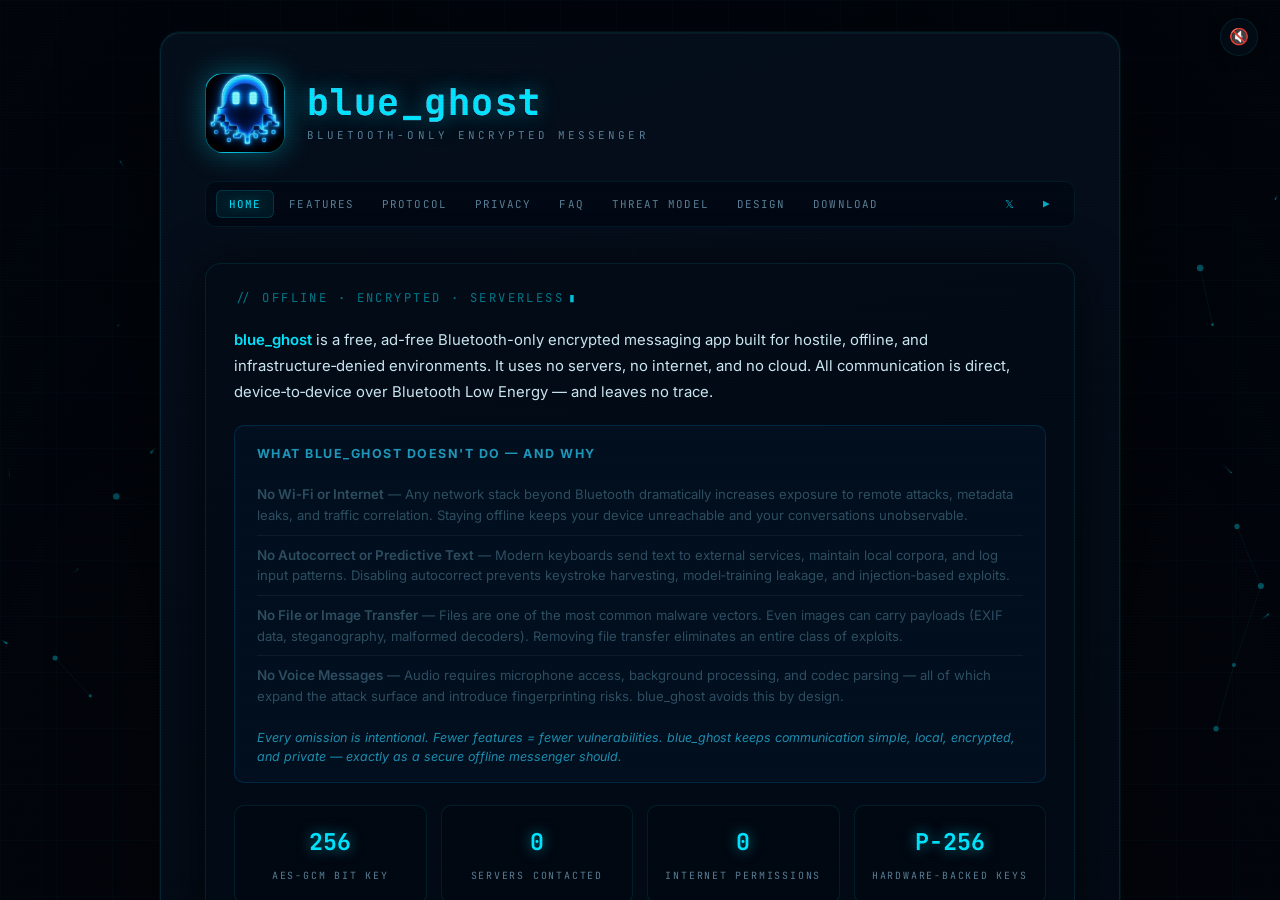
<file: index.html>
<!DOCTYPE html>
<html lang="en">
<head>
  <meta charset="UTF-8" />
  <title>blue_ghost — Bluetooth‑Only Encrypted Messenger</title>
  <meta name="viewport" content="width=device-width, initial-scale=1.0" />
  <meta name="description" content="blue_ghost: Bluetooth-only encrypted messenger. No servers. No internet. No cloud. End-to-end encrypted, offline-first secure communication." />
  <link rel="stylesheet" href="style.css" />
  <style>
    /* Shell overrides — bare full-screen container */
    body {
      padding: 0 !important;
      display: block !important;
      animation: none !important;
      overflow: hidden;
    }
    body::before { display: none; } /* scan lines live in inner pages */

    #shell-iframe {
      position: fixed;
      inset: 0;
      width: 100%;
      height: 100%;
      border: none;
      background: transparent;
    }
  </style>
</head>
<body>
  <div class="grid-overlay"></div>

  <button id="audio-toggle" aria-label="Toggle music" title="Toggle music">&#x1F507;</button>

  <iframe id="shell-iframe" src="home.html" title="blue_ghost content"></iframe>

  <script src="effects.js"></script>
  <script>
    (function () {
      const btn = document.getElementById('audio-toggle');
      const SRC = 'audio/blue_ghost.mp3';
      const TARGET_VOL   = 0.5;
      const FADE_SECS    = 0.8;
      const XFADE_LEAD   = 1.8;

      let ctx        = null;
      let masterGain = null;
      let buf        = null;
      let sourceA    = null;
      let gainA      = null;
      let sourceB    = null;
      let gainB      = null;
      let playing    = false;
      let trackDur   = 0;
      let startTime  = 0;
      let watchTimer = null;

      function initAudio(onReady) {
        if (buf) { onReady(); return; }
        ctx        = new (window.AudioContext || window.webkitAudioContext)();
        masterGain = ctx.createGain();
        masterGain.gain.value = TARGET_VOL;
        masterGain.connect(ctx.destination);
        fetch(SRC)
          .then(function (r) { return r.arrayBuffer(); })
          .then(function (ab) { return ctx.decodeAudioData(ab); })
          .then(function (decoded) {
            buf      = decoded;
            trackDur = decoded.duration;
            onReady();
          })
          .catch(function (e) { console.error('blue_ghost audio load failed', e); });
      }

      function makeSource() {
        var g = ctx.createGain();
        g.gain.value = 0;
        g.connect(masterGain);
        var s = ctx.createBufferSource();
        s.buffer = buf;
        s.connect(g);
        return { source: s, gain: g };
      }

      function rampGain(gainNode, from, to) {
        var now = ctx.currentTime;
        gainNode.gain.cancelScheduledValues(now);
        gainNode.gain.setValueAtTime(from, now);
        gainNode.gain.linearRampToValueAtTime(to, now + FADE_SECS);
      }

      function startPlayback() {
        var n   = makeSource();
        sourceA = n.source;
        gainA   = n.gain;
        sourceA.start(0);
        startTime = ctx.currentTime;
        rampGain(gainA, 0, 1);
        scheduleWatch();
      }

      function scheduleWatch() {
        clearInterval(watchTimer);
        watchTimer = setInterval(function () {
          if (!playing || !ctx) return;
          var elapsed   = ctx.currentTime - startTime;
          var remaining = trackDur - elapsed;
          if (remaining <= XFADE_LEAD) {
            clearInterval(watchTimer);
            doCrossfade();
          }
        }, 100);
      }

      function doCrossfade() {
        var n   = makeSource();
        sourceB = n.source;
        gainB   = n.gain;
        sourceB.start(0);
        startTime = ctx.currentTime;

        var now = ctx.currentTime;
        gainA.gain.cancelScheduledValues(now);
        gainA.gain.setValueAtTime(gainA.gain.value, now);
        gainA.gain.linearRampToValueAtTime(0, now + FADE_SECS);
        gainB.gain.cancelScheduledValues(now);
        gainB.gain.setValueAtTime(0, now);
        gainB.gain.linearRampToValueAtTime(1, now + FADE_SECS);

        var oldSource = sourceA;
        var oldGain   = gainA;
        setTimeout(function () {
          try { oldSource.stop(); } catch(e) {}
          oldGain.disconnect();
          sourceA = sourceB;
          gainA   = gainB;
          sourceB = null;
          gainB   = null;
          scheduleWatch();
        }, FADE_SECS * 1000 + 100);
      }

      function stopPlayback() {
        clearInterval(watchTimer);
        if (!ctx) return;
        var now = ctx.currentTime;
        masterGain.gain.cancelScheduledValues(now);
        masterGain.gain.setValueAtTime(masterGain.gain.value, now);
        masterGain.gain.linearRampToValueAtTime(0, now + FADE_SECS);
        setTimeout(function () {
          try { if (sourceA) sourceA.stop(); } catch(e) {}
          try { if (sourceB) sourceB.stop(); } catch(e) {}
          sourceA = sourceB = null;
        }, FADE_SECS * 1000 + 100);
      }

      btn.addEventListener('click', function () {
        if (!playing) {
          playing = true;
          btn.innerHTML = '&#x1F50A;';
          btn.classList.add('unmuted');
          btn.setAttribute('aria-label', 'Mute music');
          initAudio(function () {
            ctx.resume().then(startPlayback);
          });
        } else {
          playing = false;
          btn.innerHTML = '&#x1F507;';
          btn.classList.remove('unmuted');
          btn.setAttribute('aria-label', 'Unmute music');
          stopPlayback();
        }
      });
    })();
  </script>
</body>
</html>
</file>
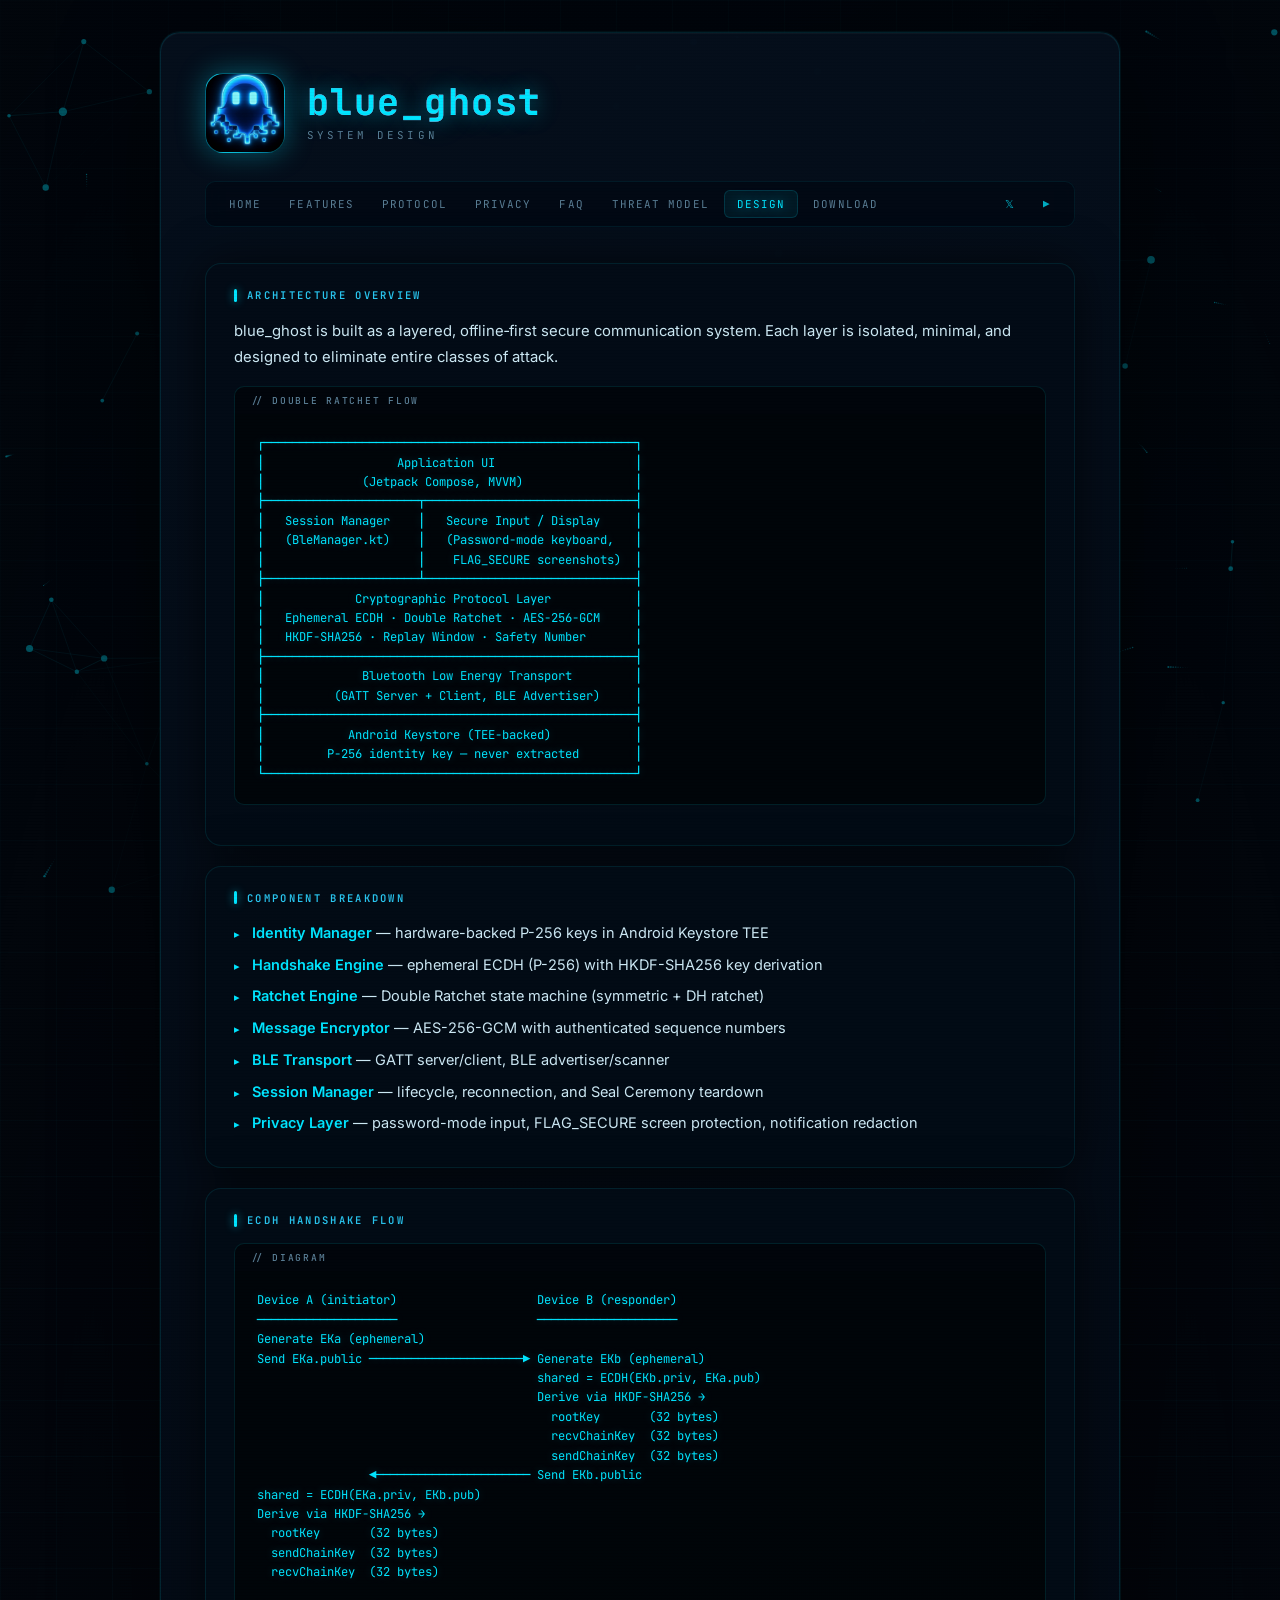
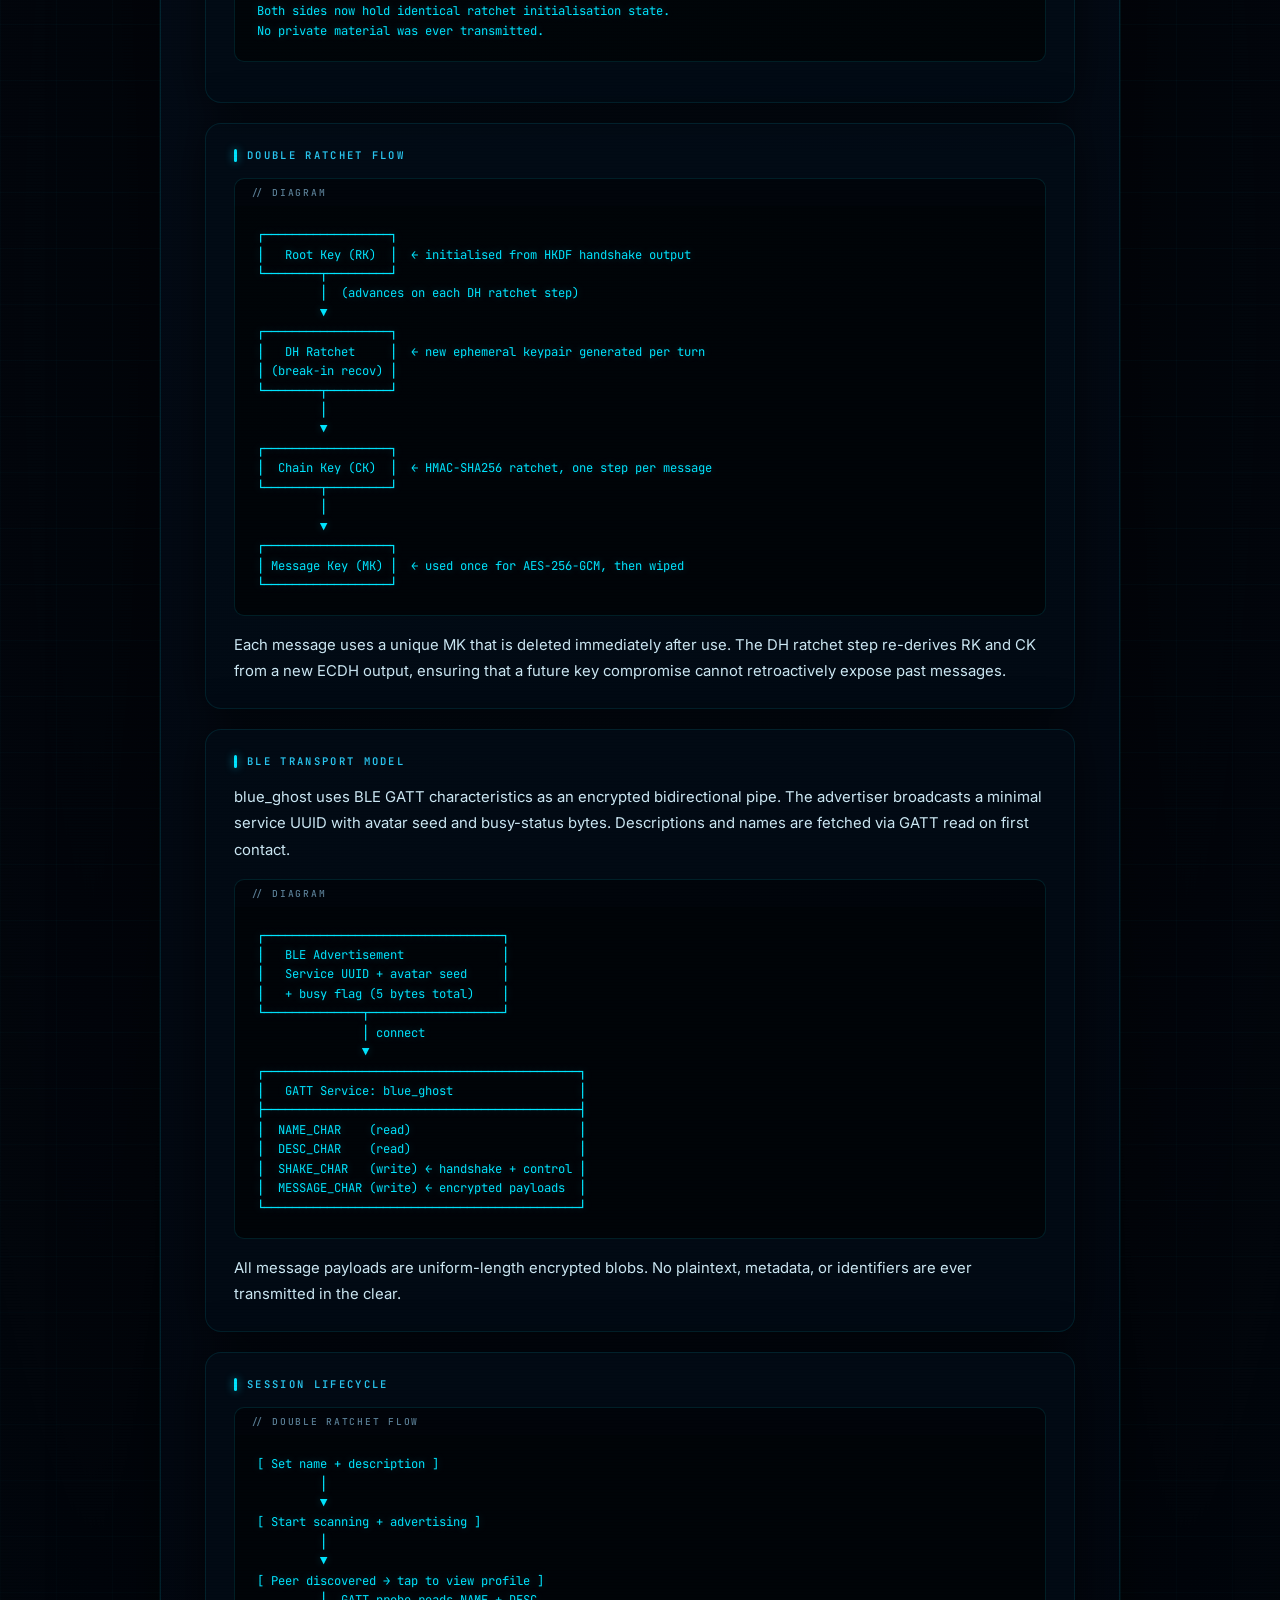
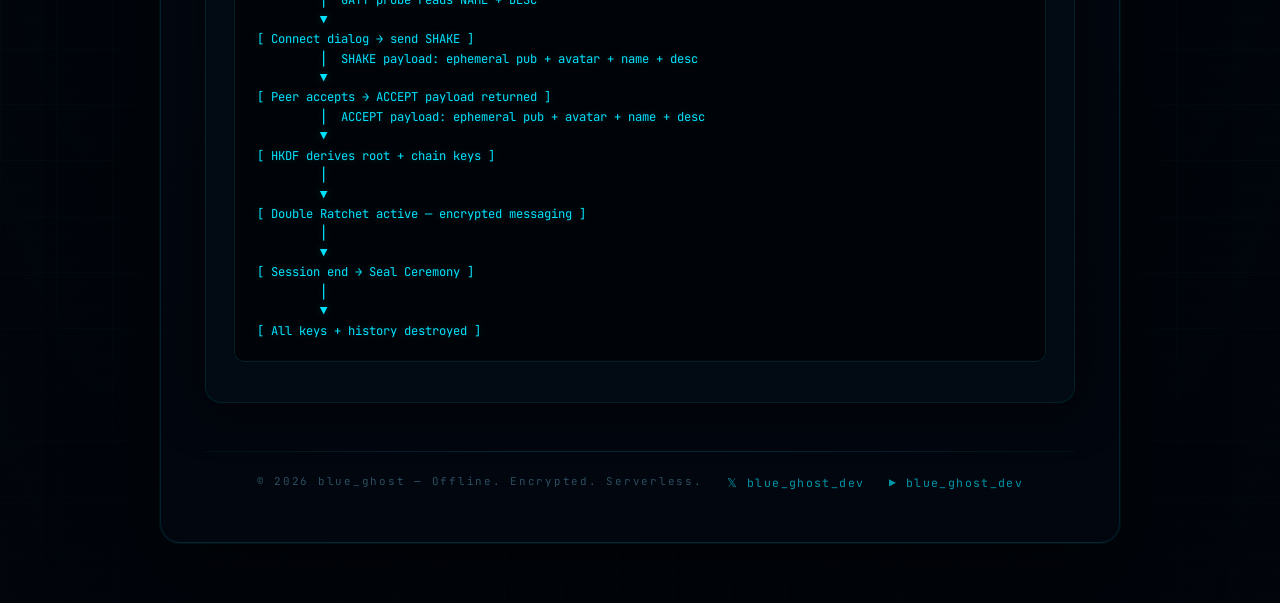
<file: design.html>
<!DOCTYPE html>
<html lang="en">
<head>
  <meta charset="UTF-8" />
  <title>blue_ghost // system design</title>
  <meta name="viewport" content="width=device-width, initial-scale=1.0" />
  <link rel="stylesheet" href="style.css" />
</head>
<body>
  <div class="grid-overlay"></div>
  <main class="frame">
    <header>
      <div class="logo-wrap"><img src="logo.png" alt="blue_ghost logo" /></div>
      <div class="header-text">
        <h1>blue_ghost</h1>
        <h2>system design</h2>
      </div>
    </header>
    <nav class="navbar">
      <a href="home.html">Home</a>
      <a href="features.html">Features</a>
      <a href="protocol.html">Protocol</a>
      <a href="privacy.html">Privacy</a>
      <a href="faq.html">FAQ</a>
      <a href="threat_model.html">Threat Model</a>
      <a href="design.html" class="active">Design</a>
      <a href="download.html">Download</a>
      <a href="https://x.com/blue_ghost_dev" target="_blank" rel="noopener noreferrer" class="nav-x">𝕏</a>
      <a href="https://www.youtube.com/@blue_ghost_dev" target="_blank" rel="noopener noreferrer" class="nav-yt">▶</a>
    </nav>

    <section>
      <h3>Architecture Overview</h3>
      <p>
        blue_ghost is built as a layered, offline‑first secure communication system.
        Each layer is isolated, minimal, and designed to eliminate entire classes of attack.
      </p>
      <pre>
┌─────────────────────────────────────────────────────┐
│                   Application UI                    │
│              (Jetpack Compose, MVVM)                │
├──────────────────────┬──────────────────────────────┤
│   Session Manager    │   Secure Input / Display     │
│   (BleManager.kt)    │   (Password-mode keyboard,   │
│                      │    FLAG_SECURE screenshots)  │
├──────────────────────┴──────────────────────────────┤
│             Cryptographic Protocol Layer            │
│   Ephemeral ECDH · Double Ratchet · AES-256-GCM     │
│   HKDF-SHA256 · Replay Window · Safety Number       │
├─────────────────────────────────────────────────────┤
│              Bluetooth Low Energy Transport         │
│          (GATT Server + Client, BLE Advertiser)     │
├─────────────────────────────────────────────────────┤
│            Android Keystore (TEE-backed)            │
│         P-256 identity key — never extracted        │
└─────────────────────────────────────────────────────┘</pre>
    </section>

    <section>
      <h3>Component Breakdown</h3>
      <ul>
        <li><strong>Identity Manager</strong> — hardware-backed P-256 keys in Android Keystore TEE</li>
        <li><strong>Handshake Engine</strong> — ephemeral ECDH (P-256) with HKDF-SHA256 key derivation</li>
        <li><strong>Ratchet Engine</strong> — Double Ratchet state machine (symmetric + DH ratchet)</li>
        <li><strong>Message Encryptor</strong> — AES-256-GCM with authenticated sequence numbers</li>
        <li><strong>BLE Transport</strong> — GATT server/client, BLE advertiser/scanner</li>
        <li><strong>Session Manager</strong> — lifecycle, reconnection, and Seal Ceremony teardown</li>
        <li><strong>Privacy Layer</strong> — password-mode input, FLAG_SECURE screen protection, notification redaction</li>
      </ul>
    </section>

    <section>
      <h3>ECDH Handshake Flow</h3>
      <pre>
Device A (initiator)                    Device B (responder)
────────────────────                    ────────────────────
Generate EKa (ephemeral)
Send EKa.public ──────────────────────▶ Generate EKb (ephemeral)
                                        shared = ECDH(EKb.priv, EKa.pub)
                                        Derive via HKDF-SHA256 →
                                          rootKey       (32 bytes)
                                          recvChainKey  (32 bytes)
                                          sendChainKey  (32 bytes)
                ◀────────────────────── Send EKb.public
shared = ECDH(EKa.priv, EKb.pub)
Derive via HKDF-SHA256 →
  rootKey       (32 bytes)
  sendChainKey  (32 bytes)
  recvChainKey  (32 bytes)

Both sides now hold identical ratchet initialisation state.
No private material was ever transmitted.</pre>
    </section>

    <section>
      <h3>Double Ratchet Flow</h3>
      <pre>
┌──────────────────┐
│   Root Key (RK)  │  ← initialised from HKDF handshake output
└────────┬─────────┘
         │  (advances on each DH ratchet step)
         ▼
┌──────────────────┐
│   DH Ratchet     │  ← new ephemeral keypair generated per turn
│ (break-in recov) │
└────────┬─────────┘
         │
         ▼
┌──────────────────┐
│  Chain Key (CK)  │  ← HMAC-SHA256 ratchet, one step per message
└────────┬─────────┘
         │
         ▼
┌──────────────────┐
│ Message Key (MK) │  ← used once for AES-256-GCM, then wiped
└──────────────────┘</pre>
      <p>
        Each message uses a unique MK that is deleted immediately after use.
        The DH ratchet step re-derives RK and CK from a new ECDH output,
        ensuring that a future key compromise cannot retroactively expose past messages.
      </p>
    </section>

    <section>
      <h3>BLE Transport Model</h3>
      <p>
        blue_ghost uses BLE GATT characteristics as an encrypted bidirectional pipe.
        The advertiser broadcasts a minimal service UUID with avatar seed and busy-status bytes.
        Descriptions and names are fetched via GATT read on first contact.
      </p>
      <pre>
┌──────────────────────────────────┐
│   BLE Advertisement              │
│   Service UUID + avatar seed     │
│   + busy flag (5 bytes total)    │
└──────────────┬───────────────────┘
               │ connect
               ▼
┌─────────────────────────────────────────────┐
│   GATT Service: blue_ghost       			      │
├─────────────────────────────────────────────┤
│  NAME_CHAR    (read)                        │
│  DESC_CHAR    (read)                        │
│  SHAKE_CHAR   (write) ← handshake + control │
│  MESSAGE_CHAR (write) ← encrypted payloads  │
└─────────────────────────────────────────────┘</pre>
      <p>
        All message payloads are uniform-length encrypted blobs. No plaintext,
        metadata, or identifiers are ever transmitted in the clear.
      </p>
    </section>

    <section>
      <h3>Session Lifecycle</h3>
      <pre>
[ Set name + description ]
         │
         ▼
[ Start scanning + advertising ]
         │
         ▼
[ Peer discovered → tap to view profile ]
         │  GATT probe reads NAME + DESC
         ▼
[ Connect dialog → send SHAKE ]
         │  SHAKE payload: ephemeral pub + avatar + name + desc
         ▼
[ Peer accepts → ACCEPT payload returned ]
         │  ACCEPT payload: ephemeral pub + avatar + name + desc
         ▼
[ HKDF derives root + chain keys ]
         │
         ▼
[ Double Ratchet active — encrypted messaging ]
         │
         ▼
[ Session end → Seal Ceremony ]
         │
         ▼
[ All keys + history destroyed ]</pre>
    </section>


    <footer>© <span id="year"></span> blue_ghost — Offline. Encrypted. Serverless. <a href="https://x.com/blue_ghost_dev" target="_blank" rel="noopener noreferrer" class="footer-x">𝕏 blue_ghost_dev</a> <a href="https://www.youtube.com/@blue_ghost_dev" target="_blank" rel="noopener noreferrer" class="footer-yt">▶ blue_ghost_dev</a></footer>
  </main>
  <script>document.getElementById("year").textContent = new Date().getFullYear();</script>
  <script src="effects.js"></script>
</body>
</html>
</file>
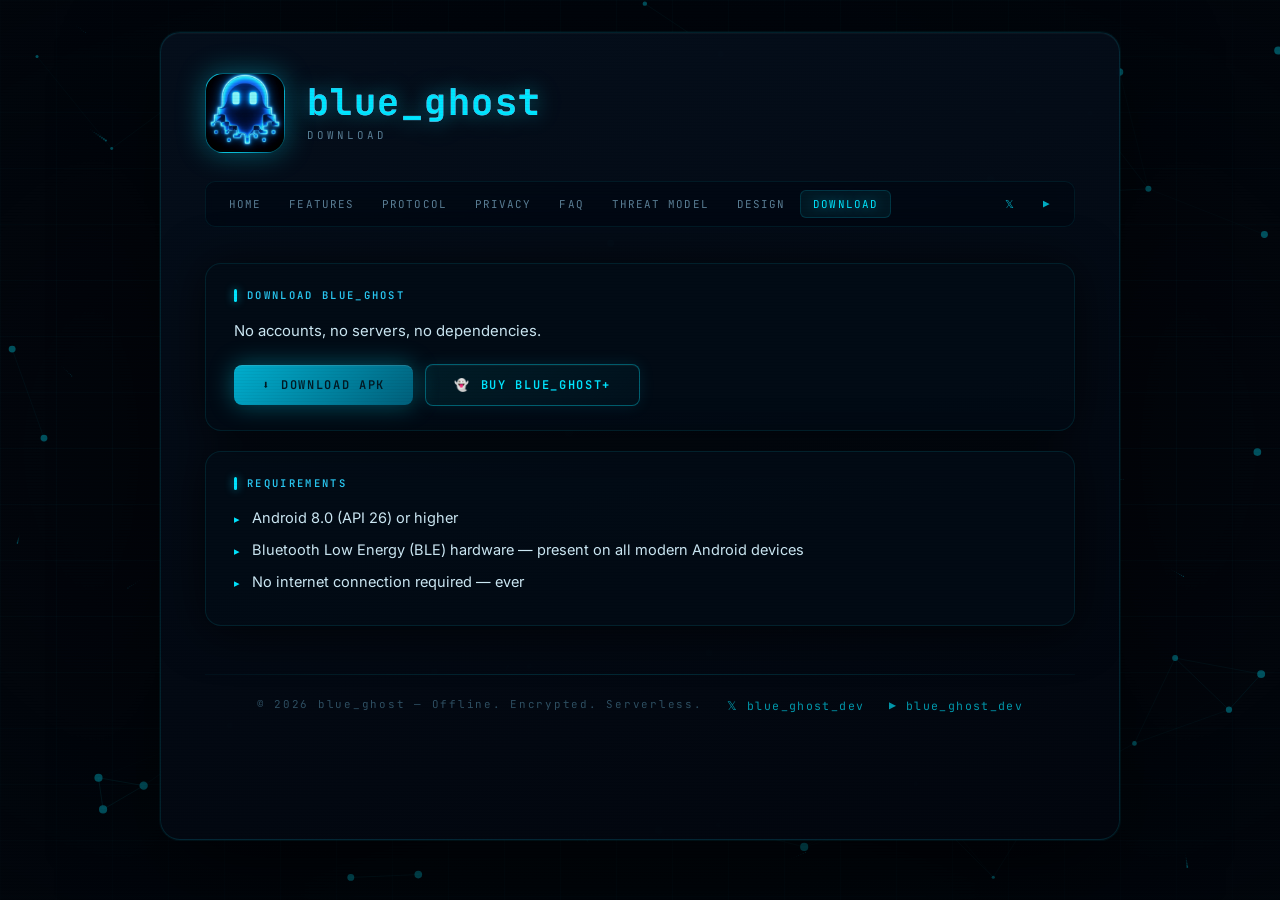
<file: download.html>
<!DOCTYPE html>
<html lang="en">
<head>
  <meta charset="UTF-8" />
  <title>blue_ghost // download</title>
  <meta name="viewport" content="width=device-width, initial-scale=1.0" />
  <link rel="stylesheet" href="style.css" />
</head>
<body>
  <div class="grid-overlay"></div>
  <main class="frame">
    <header>
      <div class="logo-wrap"><img src="logo.png" alt="blue_ghost logo" /></div>
      <div class="header-text">
        <h1>blue_ghost</h1>
        <h2>download</h2>
      </div>
    </header>
    <nav class="navbar">
      <a href="home.html">Home</a>
      <a href="features.html">Features</a>
      <a href="protocol.html">Protocol</a>
      <a href="privacy.html">Privacy</a>
      <a href="faq.html">FAQ</a>
      <a href="threat_model.html">Threat Model</a>
      <a href="design.html">Design</a>
      <a href="download.html" class="active">Download</a>
      <a href="https://x.com/blue_ghost_dev" target="_blank" rel="noopener noreferrer" class="nav-x">𝕏</a>
      <a href="https://www.youtube.com/@blue_ghost_dev" target="_blank" rel="noopener noreferrer" class="nav-yt">▶</a>
    </nav>

    <section>
      <h3>Download blue_ghost</h3>
      <p>
        No accounts, no servers, no dependencies.
      </p>
      <div class="btn-row">
        <a class="btn-primary" href="https://play.google.com/store/apps/details?id=com.blue_ghost.app" target="_blank" rel="noopener noreferrer">
          <span>⬇</span> Download APK
        </a>
        <a class="btn-plus" href="https://play.google.com/store/apps/details?id=com.blue_ghost_plus.app" target="_blank" rel="noopener noreferrer">
          <span>👻</span> Buy blue_ghost+
        </a>
      </div>
    </section>


    <section>
      <h3>Requirements</h3>
      <ul>
        <li>Android 8.0 (API 26) or higher</li>
        <li>Bluetooth Low Energy (BLE) hardware — present on all modern Android devices</li>
        <li>No internet connection required — ever</li>
      </ul>
    </section>


    <footer>© <span id="year"></span> blue_ghost — Offline. Encrypted. Serverless. <a href="https://x.com/blue_ghost_dev" target="_blank" rel="noopener noreferrer" class="footer-x">𝕏 blue_ghost_dev</a> <a href="https://www.youtube.com/@blue_ghost_dev" target="_blank" rel="noopener noreferrer" class="footer-yt">▶ blue_ghost_dev</a></footer>
  </main>
  <script>document.getElementById("year").textContent = new Date().getFullYear();</script>
  <script src="effects.js"></script>
</body>
</html>
</file>
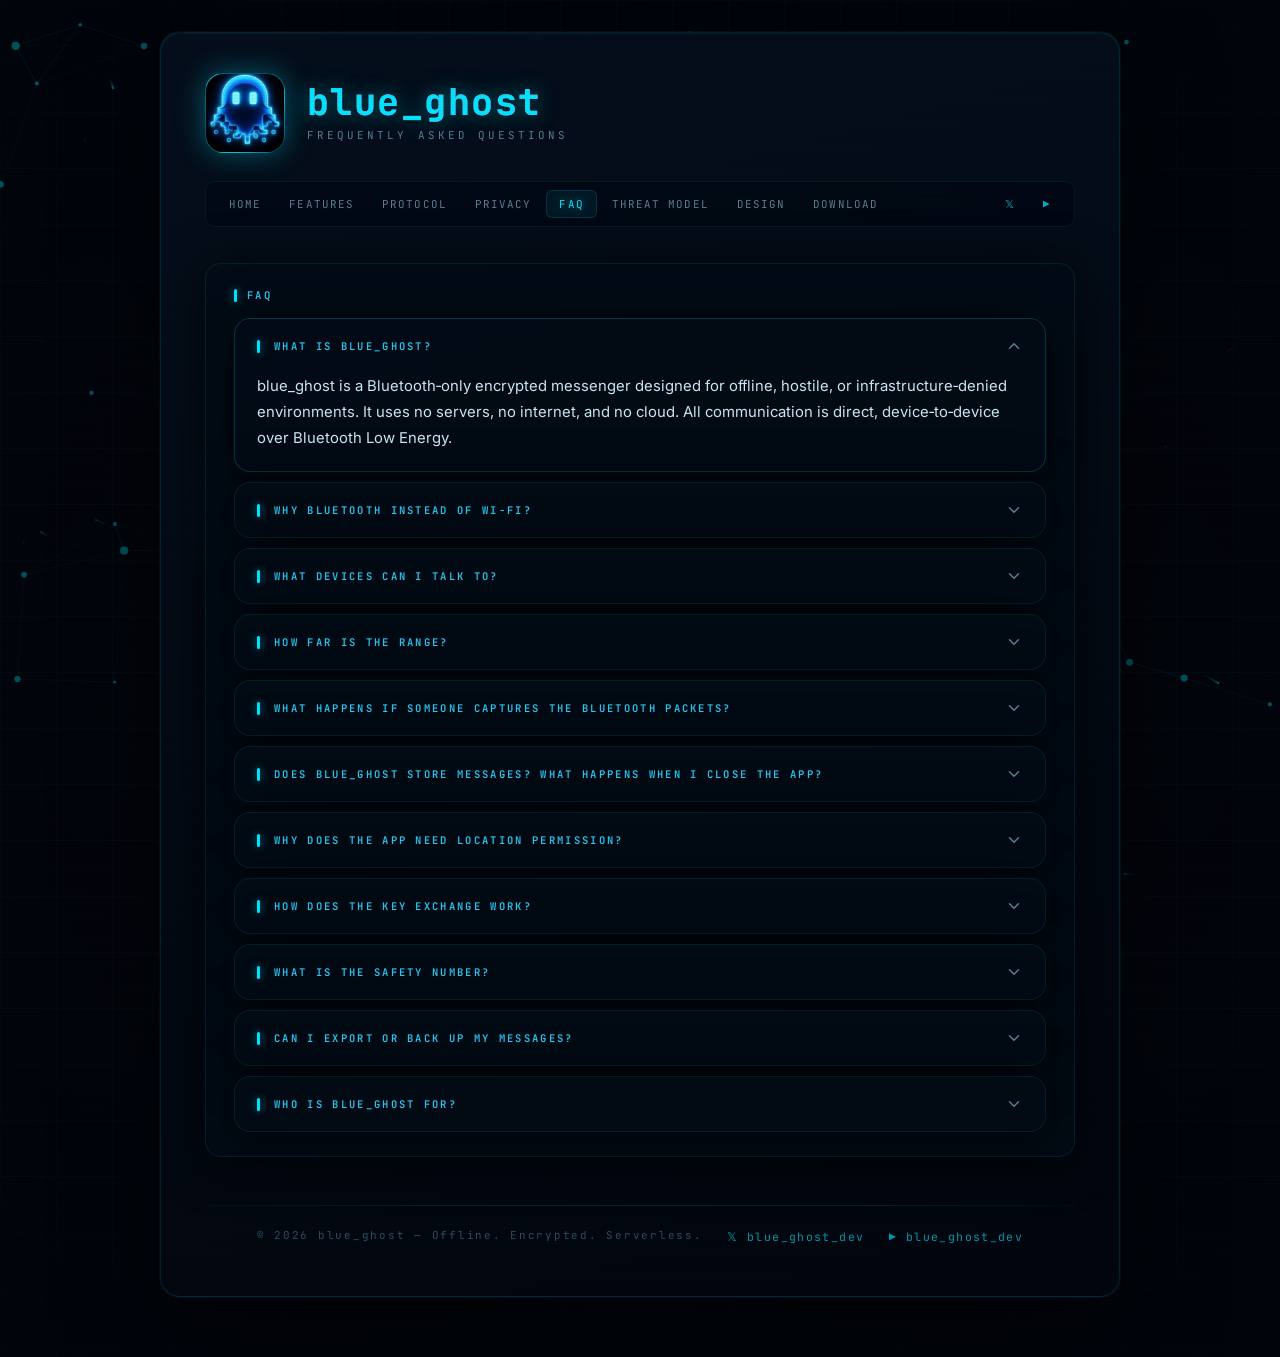
<file: faq.html>
<!DOCTYPE html>
<html lang="en">
<head>
  <meta charset="UTF-8" />
  <title>blue_ghost // FAQ</title>
  <meta name="viewport" content="width=device-width, initial-scale=1.0" />
  <link rel="stylesheet" href="style.css" />
</head>
<body>
  <div class="grid-overlay"></div>
  <main class="frame">
    <header>
      <div class="logo-wrap"><img src="logo.png" alt="blue_ghost logo" /></div>
      <div class="header-text">
        <h1>blue_ghost</h1>
        <h2>frequently asked questions</h2>
      </div>
    </header>
    <nav class="navbar">
      <a href="home.html">Home</a>
      <a href="features.html">Features</a>
      <a href="protocol.html">Protocol</a>
      <a href="privacy.html">Privacy</a>
      <a href="faq.html" class="active">FAQ</a>
      <a href="threat_model.html">Threat Model</a>
      <a href="design.html">Design</a>
      <a href="download.html">Download</a>
      <a href="https://x.com/blue_ghost_dev" target="_blank" rel="noopener noreferrer" class="nav-x">𝕏</a>
      <a href="https://www.youtube.com/@blue_ghost_dev" target="_blank" rel="noopener noreferrer" class="nav-yt">▶</a>
    </nav>

    <section>
      <h3>FAQ</h3>

      <div class="faq-item open">
        <button class="faq-trigger" aria-expanded="true">
          <span class="faq-trigger-bar"></span>
          <span class="faq-trigger-text">What is blue_ghost?</span>
          <svg class="faq-chevron" viewBox="0 0 24 24" fill="none" stroke="currentColor" stroke-width="2" stroke-linecap="round" stroke-linejoin="round"><polyline points="6 9 12 15 18 9"/></svg>
        </button>
        <div class="faq-body"><div class="faq-inner">
          <p>blue_ghost is a Bluetooth‑only encrypted messenger designed for offline, hostile, or infrastructure‑denied environments. It uses no servers, no internet, and no cloud. All communication is direct, device‑to‑device over Bluetooth Low Energy.</p>
        </div></div>
      </div>


      <div class="faq-item">
        <button class="faq-trigger" aria-expanded="false">
          <span class="faq-trigger-bar"></span>
          <span class="faq-trigger-text">Why Bluetooth instead of Wi‑Fi?</span>
          <svg class="faq-chevron" viewBox="0 0 24 24" fill="none" stroke="currentColor" stroke-width="2" stroke-linecap="round" stroke-linejoin="round"><polyline points="6 9 12 15 18 9"/></svg>
        </button>
        <div class="faq-body"><div class="faq-inner">
          <p>Bluetooth Low Energy provides short‑range, low‑power, infrastructure‑free communication. Wi‑Fi introduces unnecessary metadata exposure (SSID/BSSID scanning), larger attack surfaces, and potential interaction with malicious access points. BLE eliminates all of those vectors.</p>
        </div></div>
      </div>

      <div class="faq-item">
        <button class="faq-trigger" aria-expanded="false">
          <span class="faq-trigger-bar"></span>
          <span class="faq-trigger-text">What devices can I talk to?</span>
          <svg class="faq-chevron" viewBox="0 0 24 24" fill="none" stroke="currentColor" stroke-width="2" stroke-linecap="round" stroke-linejoin="round"><polyline points="6 9 12 15 18 9"/></svg>
        </button>
        <div class="faq-body"><div class="faq-inner">
          <p>Any Android device running blue_ghost within Bluetooth range. No accounts, phone numbers, SIM cards, or internet connection are required on either device.</p>
        </div></div>
      </div>

      <div class="faq-item">
        <button class="faq-trigger" aria-expanded="false">
          <span class="faq-trigger-bar"></span>
          <span class="faq-trigger-text">How far is the range?</span>
          <svg class="faq-chevron" viewBox="0 0 24 24" fill="none" stroke="currentColor" stroke-width="2" stroke-linecap="round" stroke-linejoin="round"><polyline points="6 9 12 15 18 9"/></svg>
        </button>
        <div class="faq-body"><div class="faq-inner">
          <p>Typical BLE range is 5–30 meters depending on:</p>
          <ul>
            <li>Device hardware and antenna quality</li>
            <li>Obstacles (walls, vehicles, terrain)</li>
            <li>RF congestion in the environment</li>
          </ul>
          <p>blue_ghost intentionally does not boost TX power to avoid increasing the detection radius.</p>
        </div></div>
      </div>

      <div class="faq-item">
        <button class="faq-trigger" aria-expanded="false">
          <span class="faq-trigger-bar"></span>
          <span class="faq-trigger-text">What happens if someone captures the Bluetooth packets?</span>
          <svg class="faq-chevron" viewBox="0 0 24 24" fill="none" stroke="currentColor" stroke-width="2" stroke-linecap="round" stroke-linejoin="round"><polyline points="6 9 12 15 18 9"/></svg>
        </button>
        <div class="faq-body"><div class="faq-inner">
          <p>They get nothing useful. Every payload is encrypted with AES-256-GCM and protected by the Double Ratchet. An RF capture reveals:</p>
          <ul>
            <li>No plaintext content</li>
            <li>No sender or receiver identity</li>
            <li>No message count or timing patterns</li>
            <li>No metadata of any kind</li>
          </ul>
        </div></div>
      </div>

      <div class="faq-item">
        <button class="faq-trigger" aria-expanded="false">
          <span class="faq-trigger-bar"></span>
          <span class="faq-trigger-text">Does blue_ghost store messages? What happens when I close the app?</span>
          <svg class="faq-chevron" viewBox="0 0 24 24" fill="none" stroke="currentColor" stroke-width="2" stroke-linecap="round" stroke-linejoin="round"><polyline points="6 9 12 15 18 9"/></svg>
        </button>
        <div class="faq-body"><div class="faq-inner">
          <p>No messages or cryptographic material is ever written to disk. Everything lives in memory only. When a session ends — whether you close the app or trigger it manually — the Seal Ceremony runs and wipes all of it: root key, chain keys, message keys, ratchet state, and message history. A small amount of non-sensitive preference data (peer display names, avatar seeds, UI settings) is stored locally in SharedPreferences and contains no message content or secrets.</p>
        </div></div>
      </div>

      <div class="faq-item">
        <button class="faq-trigger" aria-expanded="false">
          <span class="faq-trigger-bar"></span>
          <span class="faq-trigger-text">Why does the app need Location permission?</span>
          <svg class="faq-chevron" viewBox="0 0 24 24" fill="none" stroke="currentColor" stroke-width="2" stroke-linecap="round" stroke-linejoin="round"><polyline points="6 9 12 15 18 9"/></svg>
        </button>
        <div class="faq-body"><div class="faq-inner">
          <p>On Android 12 and above, it doesn't — blue_ghost uses the <code>neverForLocation</code> flag on the <code>BLUETOOTH_SCAN</code> permission, so location is never requested on modern devices.</p>
          <p>On Android 11 and below, Google's OS requires location permission as a prerequisite for any BLE scanning. blue_ghost requests it on those versions to function, but GPS is never accessed and no location data is collected or stored.</p>
        </div></div>
      </div>

      <div class="faq-item">
        <button class="faq-trigger" aria-expanded="false">
          <span class="faq-trigger-bar"></span>
          <span class="faq-trigger-text">How does the key exchange work?</span>
          <svg class="faq-chevron" viewBox="0 0 24 24" fill="none" stroke="currentColor" stroke-width="2" stroke-linecap="round" stroke-linejoin="round"><polyline points="6 9 12 15 18 9"/></svg>
        </button>
        <div class="faq-body"><div class="faq-inner">
          <p>When two devices connect, they perform an ephemeral ECDH (P-256) key exchange — both sides generate fresh temporary keypairs, exchange public keys over BLE, and compute a shared secret locally. The shared secret is never transmitted. HKDF-SHA256 then derives the initial ratchet keys from the shared secret. Since the keypairs are generated fresh per session, no prior session material is ever reused.</p>
        </div></div>
      </div>

      <div class="faq-item">
        <button class="faq-trigger" aria-expanded="false">
          <span class="faq-trigger-bar"></span>
          <span class="faq-trigger-text">What is the Safety Number?</span>
          <svg class="faq-chevron" viewBox="0 0 24 24" fill="none" stroke="currentColor" stroke-width="2" stroke-linecap="round" stroke-linejoin="round"><polyline points="6 9 12 15 18 9"/></svg>
        </button>
        <div class="faq-body"><div class="faq-inner">
          <p>The Safety Number is a human-readable fingerprint derived from both users' long-term identity public keys. If both users read their Safety Numbers aloud and they match, the session is cryptographically authentic — no MITM is present. This is the same verification approach used by Signal.</p>
        </div></div>
      </div>

      <div class="faq-item">
        <button class="faq-trigger" aria-expanded="false">
          <span class="faq-trigger-bar"></span>
          <span class="faq-trigger-text">Can I export or back up my messages?</span>
          <svg class="faq-chevron" viewBox="0 0 24 24" fill="none" stroke="currentColor" stroke-width="2" stroke-linecap="round" stroke-linejoin="round"><polyline points="6 9 12 15 18 9"/></svg>
        </button>
        <div class="faq-body"><div class="faq-inner">
          <p>No. This is intentional — persistent storage of message history creates attack surfaces. The design assumes that conversations should not outlive the session.</p>
        </div></div>
      </div>

      <div class="faq-item">
        <button class="faq-trigger" aria-expanded="false">
          <span class="faq-trigger-bar"></span>
          <span class="faq-trigger-text">Who is blue_ghost for?</span>
          <svg class="faq-chevron" viewBox="0 0 24 24" fill="none" stroke="currentColor" stroke-width="2" stroke-linecap="round" stroke-linejoin="round"><polyline points="6 9 12 15 18 9"/></svg>
        </button>
        <div class="faq-body"><div class="faq-inner">
          <p><strong>Anyone who needs secure, offline, device‑to‑device communication — and anyone who simply prefers privacy done right.</strong></p>
          <p>🛰️ <strong>Field Teams &amp; On‑Site Operators</strong></p>
          <ul>
            <li>Disaster‑response volunteers coordinating in collapsed infrastructure</li>
            <li>Environmental researchers in forests, deserts, or remote terrain</li>
            <li>Film crews on closed sets where phones must stay offline</li>
            <li>Warehouse and logistics teams who need quiet, local coordination</li>
          </ul>
          <p>🕵️ <strong>Security‑Minded Professionals</strong></p>
          <ul>
            <li>Security researchers testing devices in Faraday environments</li>
            <li>Pen‑test teams coordinating inside restricted facilities</li>
            <li>Red‑teamers who need a comms layer that cannot leak</li>
          </ul>
          <p>📡 <strong>Network‑Denied Environments</strong></p>
          <ul>
            <li>Underground facilities, remote villages, airplane cabins</li>
            <li>Mountain passes, national parks, cruise ships</li>
          </ul>
          <p>🎭 <strong>Creators, Artists &amp; Event Organizers</strong></p>
          <ul>
            <li>Stage crews during live performances</li>
            <li>DJs and lighting techs at crowded venues</li>
            <li>Photographers directing assistants across a set</li>
          </ul>
          <p>🏙️ <strong>Everyday Urban Users</strong></p>
          <ul>
            <li>Meeting someone at a bar without giving your number</li>
            <li>Messaging a neighbor in your building</li>
            <li>Coordinating with friends at a crowded festival</li>
          </ul>
          <p>🧩 <strong>People Who Want Conversations That Don't Live Forever</strong></p>
          <ul>
            <li>Temporary coordination and one‑time exchanges</li>
            <li>Sensitive personal discussions</li>
            <li>Conversations that shouldn't be stored, synced, or backed up</li>
          </ul>
        </div></div>
      </div>

    </section>

    <footer>© <span id="year"></span> blue_ghost — Offline. Encrypted. Serverless. <a href="https://x.com/blue_ghost_dev" target="_blank" rel="noopener noreferrer" class="footer-x">𝕏 blue_ghost_dev</a> <a href="https://www.youtube.com/@blue_ghost_dev" target="_blank" rel="noopener noreferrer" class="footer-yt">▶ blue_ghost_dev</a></footer>
  </main>
  <script>document.getElementById("year").textContent = new Date().getFullYear();</script>
  <script src="effects.js"></script>
</body>
</html>
</file>
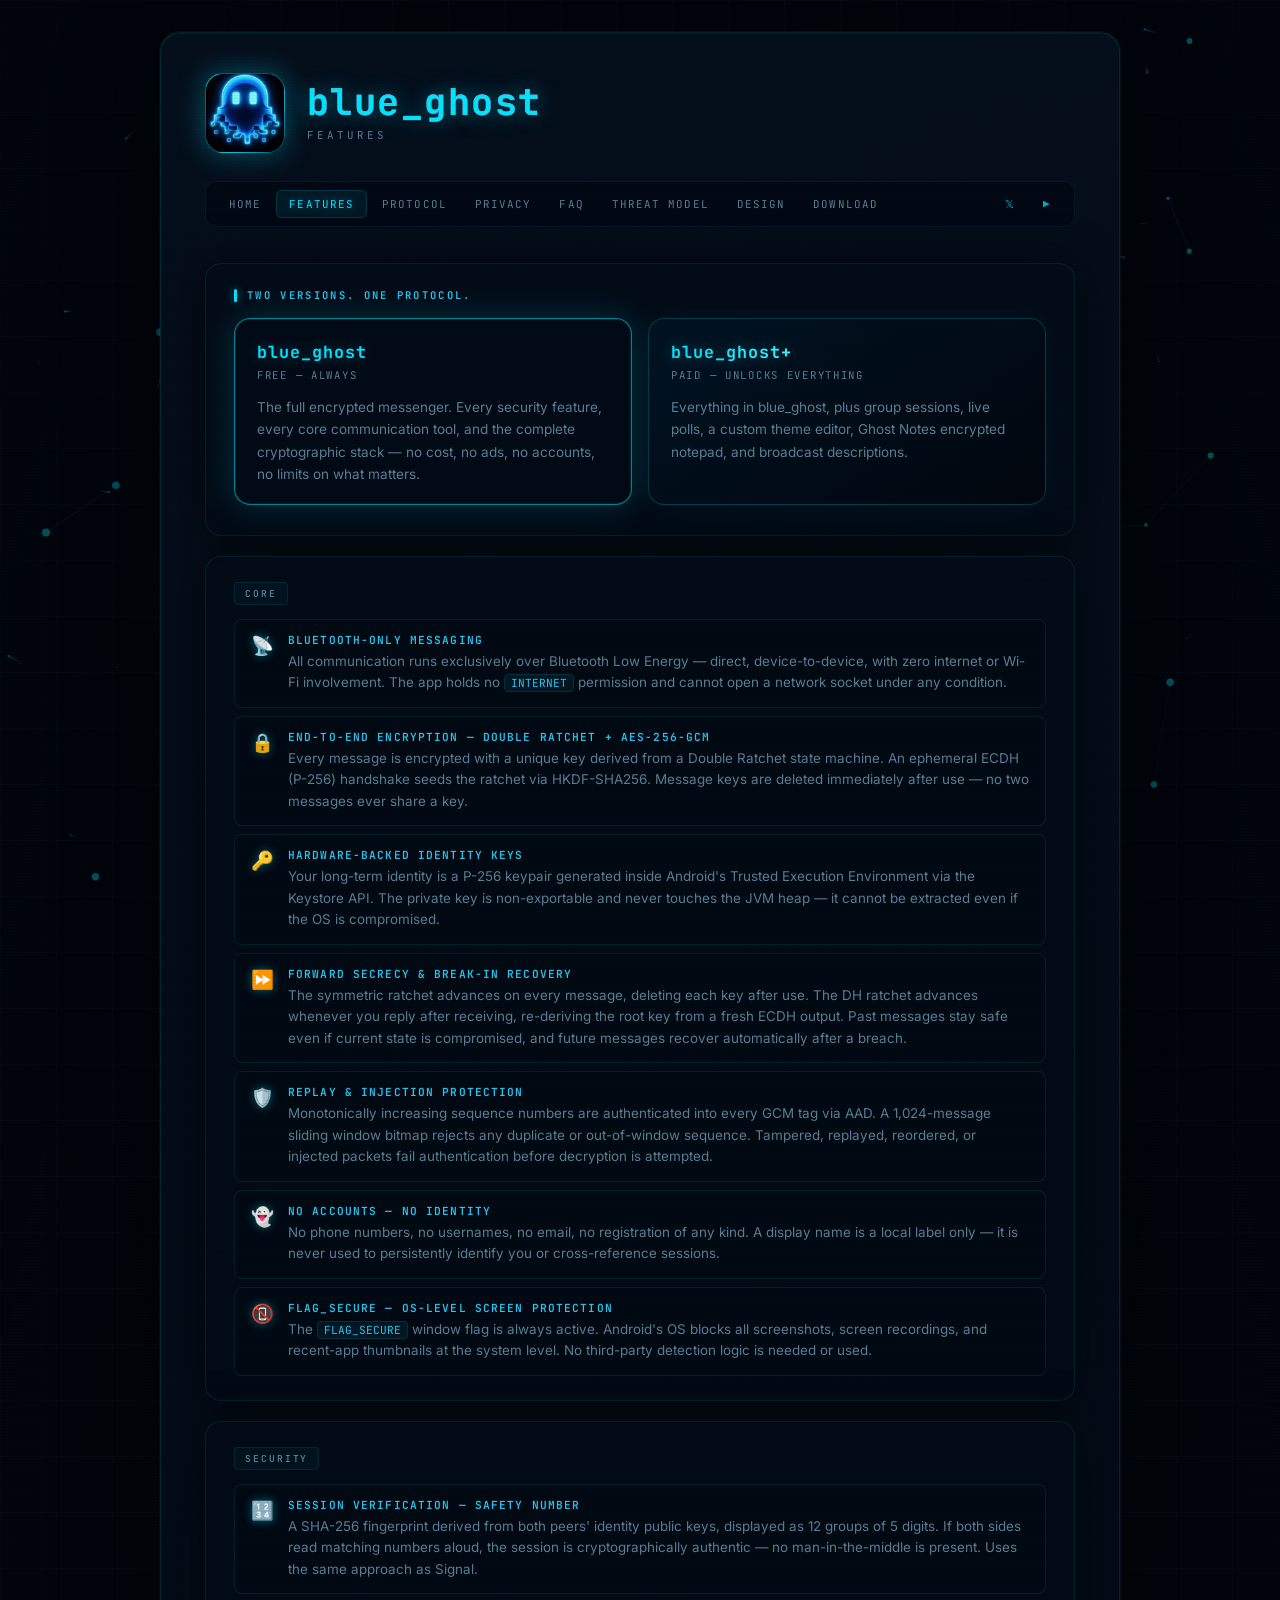
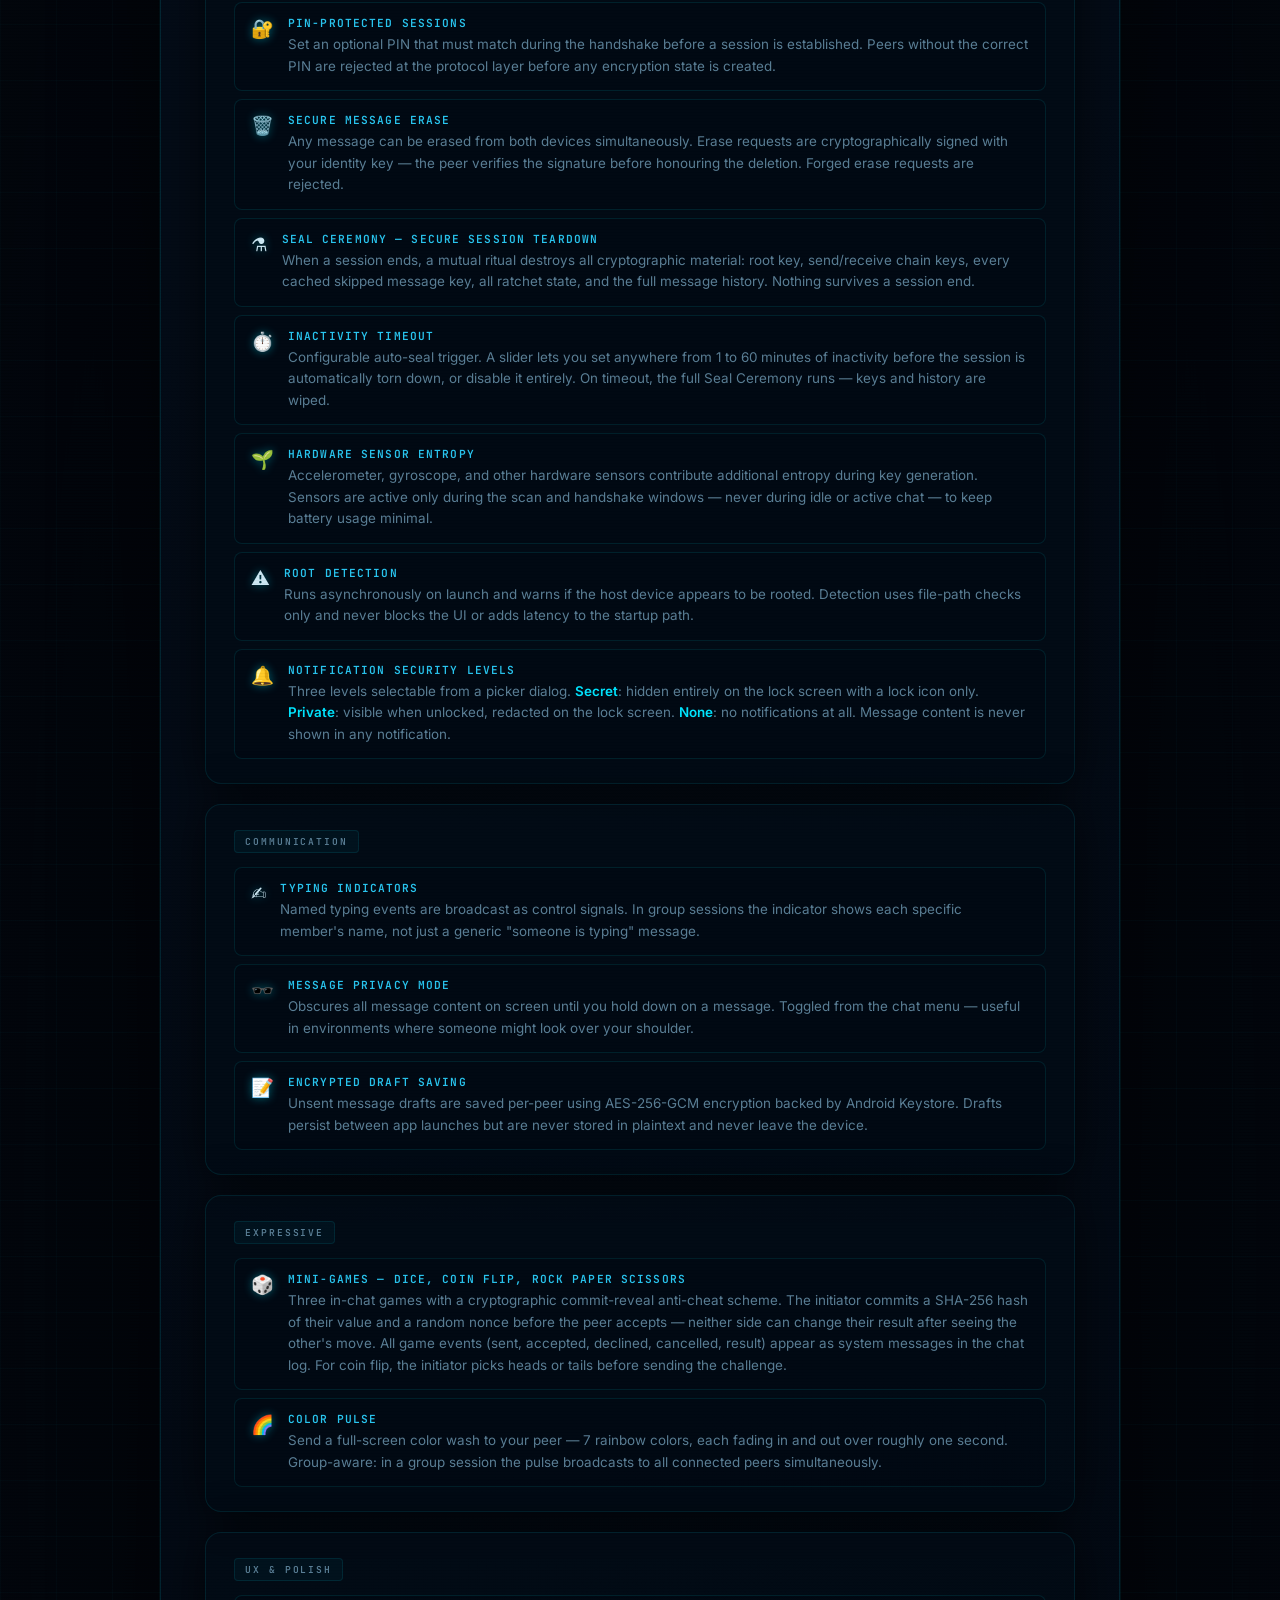
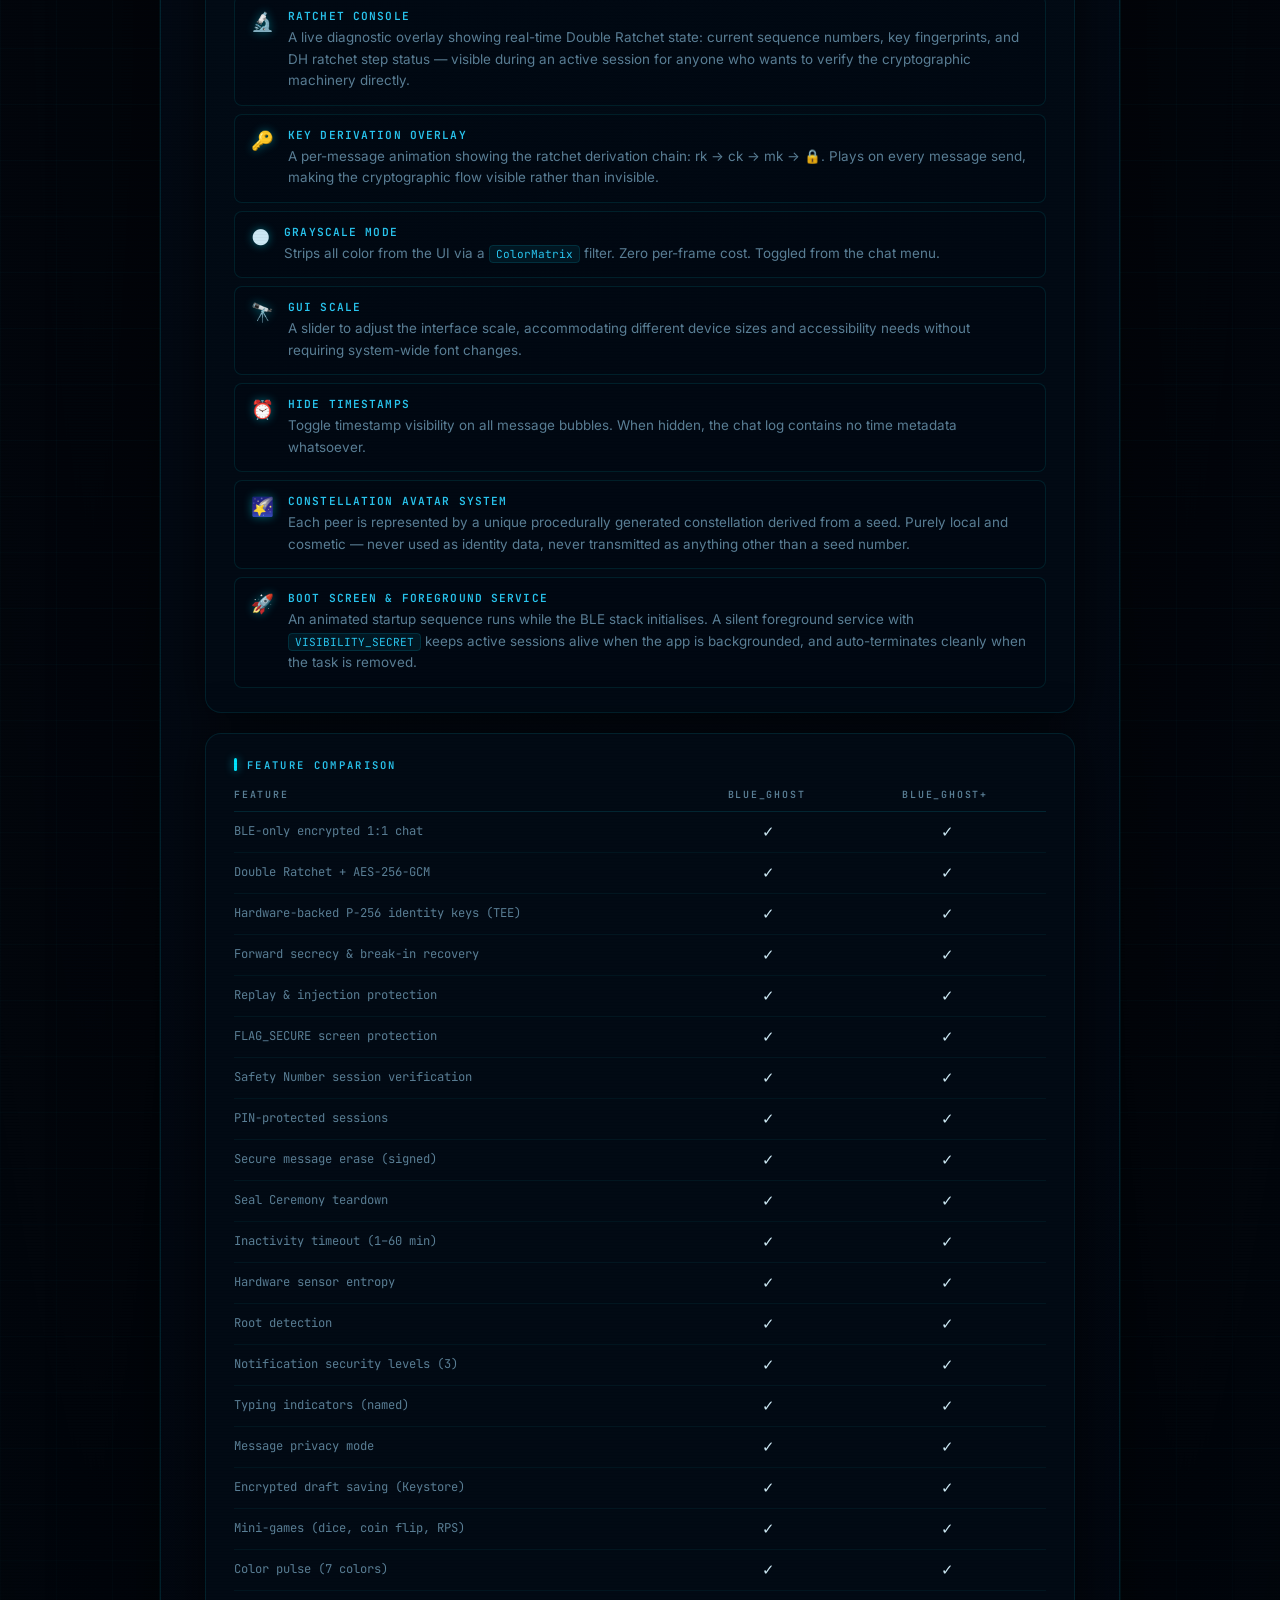
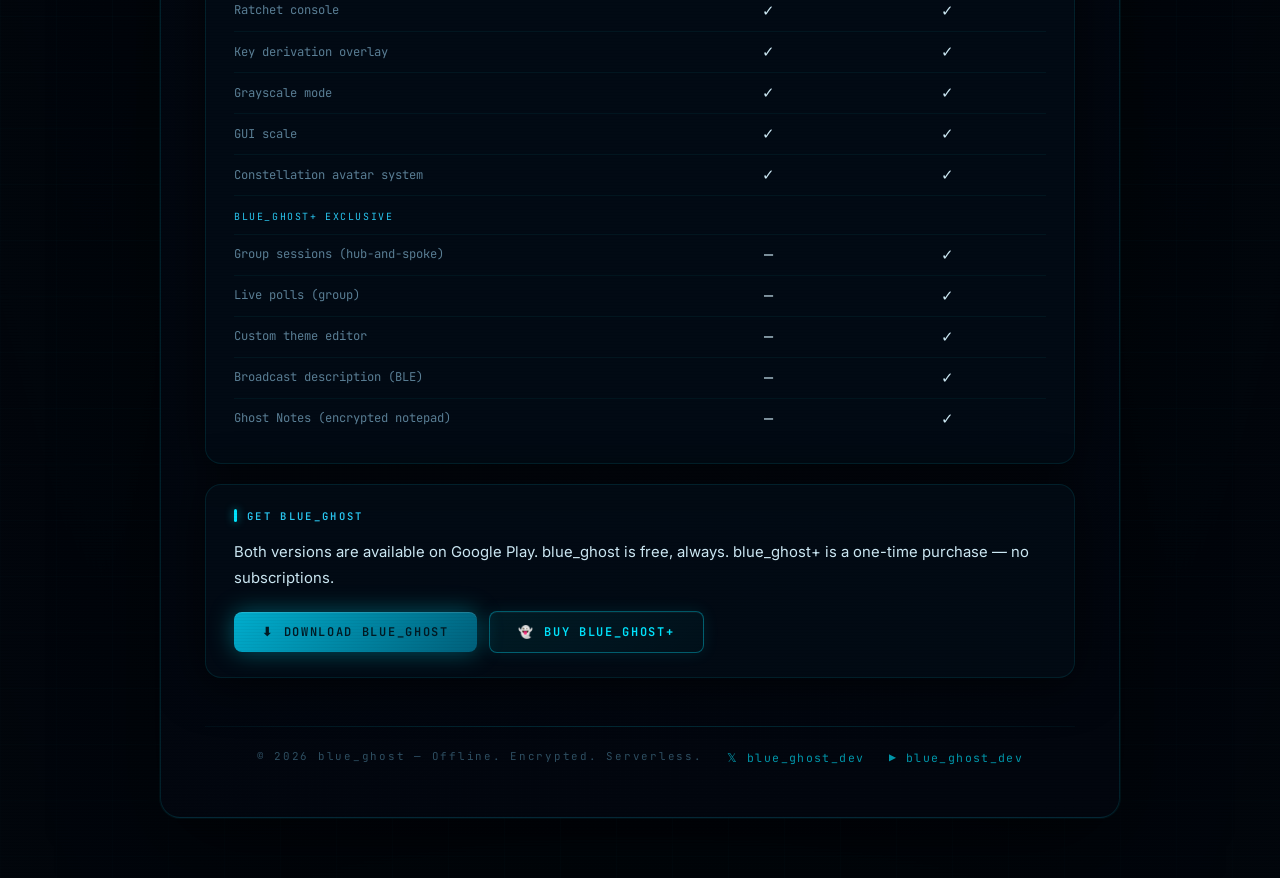
<file: features.html>
<!DOCTYPE html>
<html lang="en">
<head>
  <meta charset="UTF-8" />
  <title>blue_ghost // features</title>
  <meta name="viewport" content="width=device-width, initial-scale=1.0" />
  <link rel="stylesheet" href="style.css" />
  <style>
    .tier-label {
      display: inline-flex;
      align-items: center;
      gap: 8px;
      font-family: var(--font-mono);
      font-size: 0.60rem;
      font-weight: 600;
      letter-spacing: 0.20em;
      text-transform: uppercase;
      color: var(--text-muted);
      margin-bottom: 14px;
      padding: 4px 10px;
      border-radius: 4px;
      border: 1px solid rgba(0,229,255,0.10);
      background: rgba(0,229,255,0.04);
    }
    .app-split {
      display: grid;
      grid-template-columns: 1fr 1fr;
      gap: 16px;
      margin-bottom: 6px;
    }
    @media (max-width: 680px) { .app-split { grid-template-columns: 1fr; } }
    .app-card {
      padding: 22px 22px 18px;
      border-radius: var(--radius-card);
      border: 1px solid var(--card-border);
      background: var(--card-bg);
      cursor: pointer;
      transition: border-color 0.22s, box-shadow 0.22s, transform 0.18s;
      user-select: none;
    }
    .app-card:hover {
      border-color: rgba(0,229,255,0.35);
      box-shadow: 0 0 28px rgba(0,229,255,0.10);
      transform: translateY(-2px);
    }
    .app-card.active-card {
      border-color: rgba(0,229,255,0.55);
      box-shadow: 0 0 36px rgba(0,229,255,0.18), inset 0 0 0 1px rgba(0,229,255,0.12);
    }
    .app-card.plus {
      border-color: rgba(0,229,255,0.22);
      background: linear-gradient(145deg, rgba(0,20,36,0.95) 0%, rgba(2,6,14,0.99) 100%);
      box-shadow: 0 0 32px rgba(0,229,255,0.06);
    }
    .app-card.plus:hover {
      border-color: rgba(0,229,255,0.50);
      box-shadow: 0 0 40px rgba(0,229,255,0.18);
    }
    .app-card.plus.active-card {
      border-color: rgba(0,229,255,0.70);
      box-shadow: 0 0 48px rgba(0,229,255,0.22), inset 0 0 0 1px rgba(0,229,255,0.18);
    }
    .app-card-title {
      font-family: var(--font-mono);
      font-size: 1.05rem;
      font-weight: 700;
      letter-spacing: 0.06em;
      color: var(--accent-strong);
      text-shadow: 0 0 16px rgba(0,229,255,0.40);
      margin-bottom: 5px;
    }
    .app-card.plus .app-card-title {
      background: linear-gradient(90deg, #00e5ff 0%, #7af6ff 60%, #fff 100%);
      -webkit-background-clip: text;
      -webkit-text-fill-color: transparent;
      background-clip: text;
    }
    .app-card-sub {
      font-family: var(--font-mono);
      font-size: 0.67rem;
      letter-spacing: 0.16em;
      text-transform: uppercase;
      color: var(--text-muted);
      margin-bottom: 14px;
    }
    .app-card-desc { font-size: 0.85rem; line-height: 1.65; color: var(--text-muted); }
    .feature-row {
      display: flex;
      align-items: flex-start;
      gap: 14px;
      padding: 13px 16px;
      border-radius: 8px;
      border: 1px solid var(--card-border);
      background: rgba(0,8,18,0.50);
      margin-bottom: 8px;
      transition: border-color 0.22s, background 0.22s;
    }
    .feature-row:last-child { margin-bottom: 0; }
    .feature-row:hover { border-color: rgba(0,229,255,0.18); background: rgba(0,14,26,0.70); }
    .feature-row-icon {
      font-size: 1.15rem;
      flex-shrink: 0;
      filter: drop-shadow(0 0 5px rgba(0,229,255,0.40));
      margin-top: 1px;
    }
    .feature-row-body { flex: 1; min-width: 0; }
    .feature-row-title {
      font-family: var(--font-mono);
      font-size: 0.70rem;
      font-weight: 600;
      letter-spacing: 0.10em;
      text-transform: uppercase;
      color: var(--accent);
      margin-bottom: 4px;
    }
    .feature-row-desc { font-size: 0.84rem; line-height: 1.60; color: var(--text-muted); margin: 0; }
    .badge-plus {
      display: inline-block;
      font-family: var(--font-mono);
      font-size: 0.58rem;
      font-weight: 700;
      letter-spacing: 0.10em;
      text-transform: uppercase;
      padding: 2px 7px;
      border-radius: 4px;
      border: 1px solid rgba(0,229,255,0.40);
      color: var(--accent-strong);
      background: rgba(0,229,255,0.08);
      margin-left: 8px;
      vertical-align: middle;
      flex-shrink: 0;
      white-space: nowrap;
    }
    .compare-table {
      width: 100%;
      border-collapse: collapse;
      font-family: var(--font-mono);
      font-size: 0.76rem;
      margin-top: 8px;
    }
    .compare-table th {
      text-align: left;
      font-size: 0.62rem;
      font-weight: 600;
      letter-spacing: 0.18em;
      text-transform: uppercase;
      color: var(--text-muted);
      border-bottom: 1px solid rgba(0,229,255,0.12);
      padding: 0 16px 10px 0;
    }
    .compare-table th:not(:first-child) { text-align: center; }
    .compare-table td {
      padding: 9px 12px 9px 0;
      vertical-align: middle;
      border-bottom: 1px solid rgba(0,229,255,0.05);
      color: var(--text-main);
      line-height: 1.45;
    }
    .compare-table td:not(:first-child) { text-align: center; font-size: 0.95rem; }
    .compare-table td:first-child { color: var(--text-muted); width: 56%; }
    .compare-table tr:last-child td { border-bottom: none; }
    .compare-table tr:hover td { background: rgba(0,229,255,0.025); }
    .plus-header {
      display: flex;
      align-items: center;
      gap: 14px;
      margin: 8px 0 20px;
    }
    .plus-header-text {
      font-family: var(--font-mono);
      font-size: 1.1rem;
      font-weight: 700;
      letter-spacing: 0.06em;
      background: linear-gradient(90deg, #00e5ff 0%, #7af6ff 60%, #fff 100%);
      -webkit-background-clip: text;
      -webkit-text-fill-color: transparent;
      background-clip: text;
    }
    .plus-header-line {
      flex: 1;
      height: 1px;
      background: linear-gradient(to right, rgba(0,229,255,0.30), transparent);
    }
  </style>
</head>
<body>
  <div class="grid-overlay"></div>
  <main class="frame">

    <header>
      <div class="logo-wrap"><img src="logo.png" alt="blue_ghost logo" /></div>
      <div class="header-text">
        <h1>blue_ghost</h1>
        <h2>features</h2>
      </div>
    </header>

    <nav class="navbar">
      <a href="home.html">Home</a>
      <a href="features.html" class="active">Features</a>
      <a href="protocol.html">Protocol</a>
      <a href="privacy.html">Privacy</a>
      <a href="faq.html">FAQ</a>
      <a href="threat_model.html">Threat Model</a>
      <a href="design.html">Design</a>
      <a href="download.html">Download</a>
      <a href="https://x.com/blue_ghost_dev" target="_blank" rel="noopener noreferrer" class="nav-x">𝕏</a>
      <a href="https://www.youtube.com/@blue_ghost_dev" target="_blank" rel="noopener noreferrer" class="nav-yt">▶</a>
    </nav>

    <!-- App Overview -->
    <section>
      <h3>Two Versions. One Protocol.</h3>
      <div class="app-split">
        <div class="app-card active-card" id="card-free">
          <div class="app-card-title">blue_ghost</div>
          <div class="app-card-sub">Free — always</div>
          <p class="app-card-desc">The full encrypted messenger. Every security feature, every core communication tool, and the complete cryptographic stack — no cost, no ads, no accounts, no limits on what matters.</p>
        </div>
        <div class="app-card plus" id="card-plus">
          <div class="app-card-title">blue_ghost+</div>
          <div class="app-card-sub">Paid — unlocks everything</div>
          <p class="app-card-desc">Everything in blue_ghost, plus group sessions, live polls, a custom theme editor, Ghost Notes encrypted notepad, and broadcast descriptions.</p>
        </div>
      </div>
    </section>

    <section id="free-features" class="free-section">
      <div class="tier-label">Core</div>

      <div class="feature-row">
        <div class="feature-row-icon">📡</div>
        <div class="feature-row-body">
          <div class="feature-row-title">Bluetooth-Only Messaging</div>
          <p class="feature-row-desc">All communication runs exclusively over Bluetooth Low Energy — direct, device-to-device, with zero internet or Wi-Fi involvement. The app holds no <code>INTERNET</code> permission and cannot open a network socket under any condition.</p>
        </div>
      </div>

      <div class="feature-row">
        <div class="feature-row-icon">🔒</div>
        <div class="feature-row-body">
          <div class="feature-row-title">End-to-End Encryption — Double Ratchet + AES-256-GCM</div>
          <p class="feature-row-desc">Every message is encrypted with a unique key derived from a Double Ratchet state machine. An ephemeral ECDH (P-256) handshake seeds the ratchet via HKDF-SHA256. Message keys are deleted immediately after use — no two messages ever share a key.</p>
        </div>
      </div>

      <div class="feature-row">
        <div class="feature-row-icon">🔑</div>
        <div class="feature-row-body">
          <div class="feature-row-title">Hardware-Backed Identity Keys</div>
          <p class="feature-row-desc">Your long-term identity is a P-256 keypair generated inside Android's Trusted Execution Environment via the Keystore API. The private key is non-exportable and never touches the JVM heap — it cannot be extracted even if the OS is compromised.</p>
        </div>
      </div>

      <div class="feature-row">
        <div class="feature-row-icon">⏩</div>
        <div class="feature-row-body">
          <div class="feature-row-title">Forward Secrecy &amp; Break-In Recovery</div>
          <p class="feature-row-desc">The symmetric ratchet advances on every message, deleting each key after use. The DH ratchet advances whenever you reply after receiving, re-deriving the root key from a fresh ECDH output. Past messages stay safe even if current state is compromised, and future messages recover automatically after a breach.</p>
        </div>
      </div>

      <div class="feature-row">
        <div class="feature-row-icon">🛡️</div>
        <div class="feature-row-body">
          <div class="feature-row-title">Replay &amp; Injection Protection</div>
          <p class="feature-row-desc">Monotonically increasing sequence numbers are authenticated into every GCM tag via AAD. A 1,024-message sliding window bitmap rejects any duplicate or out-of-window sequence. Tampered, replayed, reordered, or injected packets fail authentication before decryption is attempted.</p>
        </div>
      </div>

      <div class="feature-row">
        <div class="feature-row-icon">👻</div>
        <div class="feature-row-body">
          <div class="feature-row-title">No Accounts — No Identity</div>
          <p class="feature-row-desc">No phone numbers, no usernames, no email, no registration of any kind. A display name is a local label only — it is never used to persistently identify you or cross-reference sessions.</p>
        </div>
      </div>

      <div class="feature-row">
        <div class="feature-row-icon">📵</div>
        <div class="feature-row-body">
          <div class="feature-row-title">FLAG_SECURE — OS-Level Screen Protection</div>
          <p class="feature-row-desc">The <code>FLAG_SECURE</code> window flag is always active. Android's OS blocks all screenshots, screen recordings, and recent-app thumbnails at the system level. No third-party detection logic is needed or used.</p>
        </div>
      </div>
    </section>

    <section class="free-section">
      <div class="tier-label">Security</div>

      <div class="feature-row">
        <div class="feature-row-icon">🔢</div>
        <div class="feature-row-body">
          <div class="feature-row-title">Session Verification — Safety Number</div>
          <p class="feature-row-desc">A SHA-256 fingerprint derived from both peers' identity public keys, displayed as 12 groups of 5 digits. If both sides read matching numbers aloud, the session is cryptographically authentic — no man-in-the-middle is present. Uses the same approach as Signal.</p>
        </div>
      </div>

      <div class="feature-row">
        <div class="feature-row-icon">🔐</div>
        <div class="feature-row-body">
          <div class="feature-row-title">PIN-Protected Sessions</div>
          <p class="feature-row-desc">Set an optional PIN that must match during the handshake before a session is established. Peers without the correct PIN are rejected at the protocol layer before any encryption state is created.</p>
        </div>
      </div>

      <div class="feature-row">
        <div class="feature-row-icon">🗑️</div>
        <div class="feature-row-body">
          <div class="feature-row-title">Secure Message Erase</div>
          <p class="feature-row-desc">Any message can be erased from both devices simultaneously. Erase requests are cryptographically signed with your identity key — the peer verifies the signature before honouring the deletion. Forged erase requests are rejected.</p>
        </div>
      </div>

      <div class="feature-row">
        <div class="feature-row-icon">⚗️</div>
        <div class="feature-row-body">
          <div class="feature-row-title">Seal Ceremony — Secure Session Teardown</div>
          <p class="feature-row-desc">When a session ends, a mutual ritual destroys all cryptographic material: root key, send/receive chain keys, every cached skipped message key, all ratchet state, and the full message history. Nothing survives a session end.</p>
        </div>
      </div>

      <div class="feature-row">
        <div class="feature-row-icon">⏱️</div>
        <div class="feature-row-body">
          <div class="feature-row-title">Inactivity Timeout</div>
          <p class="feature-row-desc">Configurable auto-seal trigger. A slider lets you set anywhere from 1 to 60 minutes of inactivity before the session is automatically torn down, or disable it entirely. On timeout, the full Seal Ceremony runs — keys and history are wiped.</p>
        </div>
      </div>

      <div class="feature-row">
        <div class="feature-row-icon">🌱</div>
        <div class="feature-row-body">
          <div class="feature-row-title">Hardware Sensor Entropy</div>
          <p class="feature-row-desc">Accelerometer, gyroscope, and other hardware sensors contribute additional entropy during key generation. Sensors are active only during the scan and handshake windows — never during idle or active chat — to keep battery usage minimal.</p>
        </div>
      </div>

      <div class="feature-row">
        <div class="feature-row-icon">⚠️</div>
        <div class="feature-row-body">
          <div class="feature-row-title">Root Detection</div>
          <p class="feature-row-desc">Runs asynchronously on launch and warns if the host device appears to be rooted. Detection uses file-path checks only and never blocks the UI or adds latency to the startup path.</p>
        </div>
      </div>

      <div class="feature-row">
        <div class="feature-row-icon">🔔</div>
        <div class="feature-row-body">
          <div class="feature-row-title">Notification Security Levels</div>
          <p class="feature-row-desc">Three levels selectable from a picker dialog. <strong>Secret</strong>: hidden entirely on the lock screen with a lock icon only. <strong>Private</strong>: visible when unlocked, redacted on the lock screen. <strong>None</strong>: no notifications at all. Message content is never shown in any notification.</p>
        </div>
      </div>
    </section>

    <section class="free-section">
      <div class="tier-label">Communication</div>

      <div class="feature-row">
        <div class="feature-row-icon">✍️</div>
        <div class="feature-row-body">
          <div class="feature-row-title">Typing Indicators</div>
          <p class="feature-row-desc">Named typing events are broadcast as control signals. In group sessions the indicator shows each specific member's name, not just a generic "someone is typing" message.</p>
        </div>
      </div>

      <div class="feature-row">
        <div class="feature-row-icon">🕶️</div>
        <div class="feature-row-body">
          <div class="feature-row-title">Message Privacy Mode</div>
          <p class="feature-row-desc">Obscures all message content on screen until you hold down on a message. Toggled from the chat menu — useful in environments where someone might look over your shoulder.</p>
        </div>
      </div>

      <div class="feature-row">
        <div class="feature-row-icon">📝</div>
        <div class="feature-row-body">
          <div class="feature-row-title">Encrypted Draft Saving</div>
          <p class="feature-row-desc">Unsent message drafts are saved per-peer using AES-256-GCM encryption backed by Android Keystore. Drafts persist between app launches but are never stored in plaintext and never leave the device.</p>
        </div>
      </div>
    </section>

    <section class="free-section">
      <div class="tier-label">Expressive</div>

      <div class="feature-row">
        <div class="feature-row-icon">🎲</div>
        <div class="feature-row-body">
          <div class="feature-row-title">Mini-Games — Dice, Coin Flip, Rock Paper Scissors</div>
          <p class="feature-row-desc">Three in-chat games with a cryptographic commit-reveal anti-cheat scheme. The initiator commits a SHA-256 hash of their value and a random nonce before the peer accepts — neither side can change their result after seeing the other's move. All game events (sent, accepted, declined, cancelled, result) appear as system messages in the chat log. For coin flip, the initiator picks heads or tails before sending the challenge.</p>
        </div>
      </div>

      <div class="feature-row">
        <div class="feature-row-icon">🌈</div>
        <div class="feature-row-body">
          <div class="feature-row-title">Color Pulse</div>
          <p class="feature-row-desc">Send a full-screen color wash to your peer — 7 rainbow colors, each fading in and out over roughly one second. Group-aware: in a group session the pulse broadcasts to all connected peers simultaneously.</p>
        </div>
      </div>
    </section>

    <section class="free-section">
      <div class="tier-label">UX &amp; Polish</div>

      <div class="feature-row">
        <div class="feature-row-icon">🔬</div>
        <div class="feature-row-body">
          <div class="feature-row-title">Ratchet Console</div>
          <p class="feature-row-desc">A live diagnostic overlay showing real-time Double Ratchet state: current sequence numbers, key fingerprints, and DH ratchet step status — visible during an active session for anyone who wants to verify the cryptographic machinery directly.</p>
        </div>
      </div>

      <div class="feature-row">
        <div class="feature-row-icon">🔑</div>
        <div class="feature-row-body">
          <div class="feature-row-title">Key Derivation Overlay</div>
          <p class="feature-row-desc">A per-message animation showing the ratchet derivation chain: rk → ck → mk → 🔒. Plays on every message send, making the cryptographic flow visible rather than invisible.</p>
        </div>
      </div>

      <div class="feature-row">
        <div class="feature-row-icon">🌑</div>
        <div class="feature-row-body">
          <div class="feature-row-title">Grayscale Mode</div>
          <p class="feature-row-desc">Strips all color from the UI via a <code>ColorMatrix</code> filter. Zero per-frame cost. Toggled from the chat menu.</p>
        </div>
      </div>

      <div class="feature-row">
        <div class="feature-row-icon">🔭</div>
        <div class="feature-row-body">
          <div class="feature-row-title">GUI Scale</div>
          <p class="feature-row-desc">A slider to adjust the interface scale, accommodating different device sizes and accessibility needs without requiring system-wide font changes.</p>
        </div>
      </div>

      <div class="feature-row">
        <div class="feature-row-icon">⏰</div>
        <div class="feature-row-body">
          <div class="feature-row-title">Hide Timestamps</div>
          <p class="feature-row-desc">Toggle timestamp visibility on all message bubbles. When hidden, the chat log contains no time metadata whatsoever.</p>
        </div>
      </div>

      <div class="feature-row">
        <div class="feature-row-icon">🌠</div>
        <div class="feature-row-body">
          <div class="feature-row-title">Constellation Avatar System</div>
          <p class="feature-row-desc">Each peer is represented by a unique procedurally generated constellation derived from a seed. Purely local and cosmetic — never used as identity data, never transmitted as anything other than a seed number.</p>
        </div>
      </div>

      <div class="feature-row">
        <div class="feature-row-icon">🚀</div>
        <div class="feature-row-body">
          <div class="feature-row-title">Boot Screen &amp; Foreground Service</div>
          <p class="feature-row-desc">An animated startup sequence runs while the BLE stack initialises. A silent foreground service with <code>VISIBILITY_SECRET</code> keeps active sessions alive when the app is backgrounded, and auto-terminates cleanly when the task is removed.</p>
        </div>
      </div>
    </section>

    <section id="plus-features" style="display:none">
      <div class="plus-header">
        <div class="plus-header-text">blue_ghost+</div>
        <div class="plus-header-line"></div>
      </div>
      <p style="color:var(--text-muted); font-size:0.88rem; margin-bottom:20px;">Everything in blue_ghost, fully unlocked, plus the five features below.</p>

      <div class="feature-row">
        <div class="feature-row-icon">👥</div>
        <div class="feature-row-body">
          <div class="feature-row-title">Group Sessions <span class="badge-plus">+ exclusive</span></div>
          <p class="feature-row-desc">Hub-and-spoke multi-peer encrypted chat. The session host maintains an independent Double Ratchet state per connected peer — every message is encrypted separately for each participant. Group typing indicators show each member's name individually. Color Pulse and Polls are both group-aware.</p>
        </div>
      </div>

      <div class="feature-row">
        <div class="feature-row-icon">📊</div>
        <div class="feature-row-body">
          <div class="feature-row-title">Live Polls <span class="badge-plus">+ exclusive</span></div>
          <p class="feature-row-desc">Create and broadcast polls to the group in real time. The poll creator votes on their own poll. Votes are anonymous bare-index signals — no peer identity is attached to a vote. The creator can close or cancel a poll at any time, with final tallies distributed to all group members.</p>
        </div>
      </div>

      <div class="feature-row">
        <div class="feature-row-icon">🎨</div>
        <div class="feature-row-body">
          <div class="feature-row-title">Custom Theme Editor <span class="badge-plus">+ exclusive</span></div>
          <p class="feature-row-desc">A full color customisation screen. Every accent color, background tone, surface color, and text shade in the interface is configurable via a built-in color picker. Changes apply globally in real time and persist across sessions.</p>
        </div>
      </div>

      <div class="feature-row">
        <div class="feature-row-icon">📢</div>
        <div class="feature-row-body">
          <div class="feature-row-title">Broadcast Description <span class="badge-plus">+ exclusive</span></div>
          <p class="feature-row-desc">Advertise a short text description in your BLE advertisement payload alongside your avatar seed. Nearby peers see your description before connecting — useful for open sessions, event coordination, or giving context without requiring a handshake first.</p>
        </div>
      </div>

      <div class="feature-row">
        <div class="feature-row-icon">🗒️</div>
        <div class="feature-row-body">
          <div class="feature-row-title">Ghost Notes — Encrypted Notepad <span class="badge-plus">+ exclusive</span></div>
          <p class="feature-row-desc">A PIN-gated, AES-256-GCM encrypted notepad stored entirely on-device via Android Keystore. Create, edit, and delete notes with title and body support. The PIN is hashed — the plaintext is never stored. Notes are never synced or transmitted, survive app restarts in fully encrypted form, and include a discard-changes guard and per-note deletion with confirmation. PIN can be changed or removed at any time.</p>
        </div>
      </div>

    </section>

    <section class="free-section">
      <h3>Feature Comparison</h3>
      <table class="compare-table">
        <thead>
          <tr>
            <th>Feature</th>
            <th>blue_ghost</th>
            <th>blue_ghost+</th>
          </tr>
        </thead>
        <tbody>
          <tr><td>BLE-only encrypted 1:1 chat</td><td>✓</td><td>✓</td></tr>
          <tr><td>Double Ratchet + AES-256-GCM</td><td>✓</td><td>✓</td></tr>
          <tr><td>Hardware-backed P-256 identity keys (TEE)</td><td>✓</td><td>✓</td></tr>
          <tr><td>Forward secrecy &amp; break-in recovery</td><td>✓</td><td>✓</td></tr>
          <tr><td>Replay &amp; injection protection</td><td>✓</td><td>✓</td></tr>
          <tr><td>FLAG_SECURE screen protection</td><td>✓</td><td>✓</td></tr>
          <tr><td>Safety Number session verification</td><td>✓</td><td>✓</td></tr>
          <tr><td>PIN-protected sessions</td><td>✓</td><td>✓</td></tr>
          <tr><td>Secure message erase (signed)</td><td>✓</td><td>✓</td></tr>
          <tr><td>Seal Ceremony teardown</td><td>✓</td><td>✓</td></tr>
          <tr><td>Inactivity timeout (1–60 min)</td><td>✓</td><td>✓</td></tr>
          <tr><td>Hardware sensor entropy</td><td>✓</td><td>✓</td></tr>
          <tr><td>Root detection</td><td>✓</td><td>✓</td></tr>
          <tr><td>Notification security levels (3)</td><td>✓</td><td>✓</td></tr>
          <tr><td>Typing indicators (named)</td><td>✓</td><td>✓</td></tr>
          <tr><td>Message privacy mode</td><td>✓</td><td>✓</td></tr>
          <tr><td>Encrypted draft saving (Keystore)</td><td>✓</td><td>✓</td></tr>
          <tr><td>Mini-games (dice, coin flip, RPS)</td><td>✓</td><td>✓</td></tr>
          <tr><td>Color pulse (7 colors)</td><td>✓</td><td>✓</td></tr>
          <tr><td>Ratchet console</td><td>✓</td><td>✓</td></tr>
          <tr><td>Key derivation overlay</td><td>✓</td><td>✓</td></tr>
          <tr><td>Grayscale mode</td><td>✓</td><td>✓</td></tr>
          <tr><td>GUI scale</td><td>✓</td><td>✓</td></tr>
          <tr><td>Constellation avatar system</td><td>✓</td><td>✓</td></tr>
          <tr>
            <td colspan="3" style="padding-top:14px; color:var(--accent); font-family:var(--font-mono); font-size:0.62rem; letter-spacing:0.16em; text-transform:uppercase;">
              blue_ghost+ exclusive
            </td>
          </tr>
          <tr><td>Group sessions (hub-and-spoke)</td><td>—</td><td>✓</td></tr>
          <tr><td>Live polls (group)</td><td>—</td><td>✓</td></tr>
          <tr><td>Custom theme editor</td><td>—</td><td>✓</td></tr>
          <tr><td>Broadcast description (BLE)</td><td>—</td><td>✓</td></tr>
          <tr><td>Ghost Notes (encrypted notepad)</td><td>—</td><td>✓</td></tr>

        </tbody>
      </table>
    </section>

    <section>
      <h3>Get blue_ghost</h3>
      <p>Both versions are available on Google Play. blue_ghost is free, always. blue_ghost+ is a one-time purchase — no subscriptions.</p>
      <div class="btn-row">
        <a class="btn-primary" href="https://play.google.com/store/apps/details?id=com.blue_ghost.app" target="_blank" rel="noopener noreferrer">
          <span>⬇</span> Download blue_ghost
        </a>
        <a class="btn-plus" href="https://play.google.com/store/apps/details?id=com.blue_ghost_plus.app" target="_blank" rel="noopener noreferrer">
          <span>👻</span> Buy blue_ghost+
        </a>
      </div>
    </section>

    <footer>© <span id="year"></span> blue_ghost — Offline. Encrypted. Serverless. <a href="https://x.com/blue_ghost_dev" target="_blank" rel="noopener noreferrer" class="footer-x">𝕏 blue_ghost_dev</a> <a href="https://www.youtube.com/@blue_ghost_dev" target="_blank" rel="noopener noreferrer" class="footer-yt">▶ blue_ghost_dev</a></footer>
  </main>
  <script>document.getElementById("year").textContent = new Date().getFullYear();</script>
  <script>
    (function () {
      var cardFree   = document.getElementById('card-free');
      var cardPlus   = document.getElementById('card-plus');
      var freeSects  = document.querySelectorAll('.free-section');
      var plusSect   = document.getElementById('plus-features');
      function showFree() {
        cardFree.classList.add('active-card');
        cardPlus.classList.remove('active-card');
        freeSects.forEach(function(s){ s.style.display = ''; });
        plusSect.style.display = 'none';
      }

      function showPlus() {
        cardPlus.classList.add('active-card');
        cardFree.classList.remove('active-card');
        freeSects.forEach(function(s){ s.style.display = 'none'; });
        plusSect.style.display = '';
      }

      cardFree.addEventListener('click', showFree);
      cardPlus.addEventListener('click', showPlus);
    })();
  </script>
  <script src="effects.js"></script>
</body>
</html>
</file>
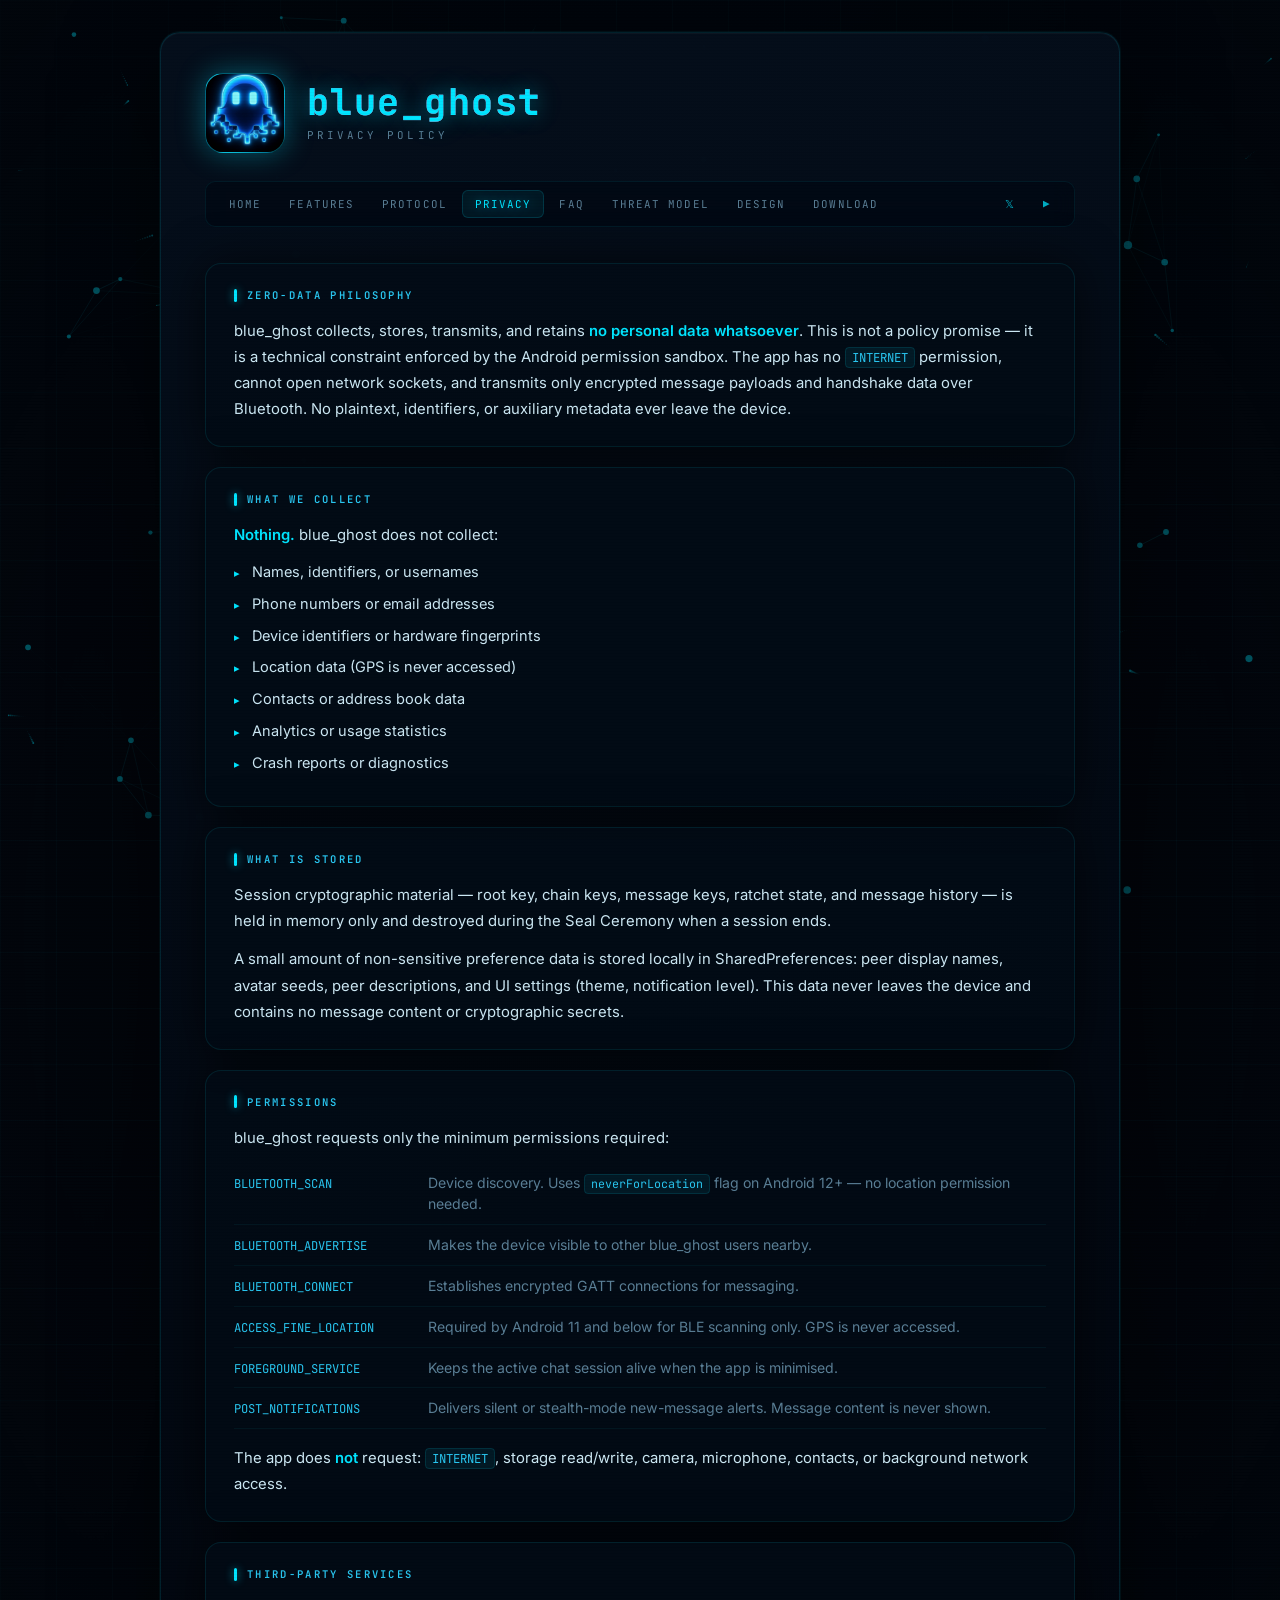
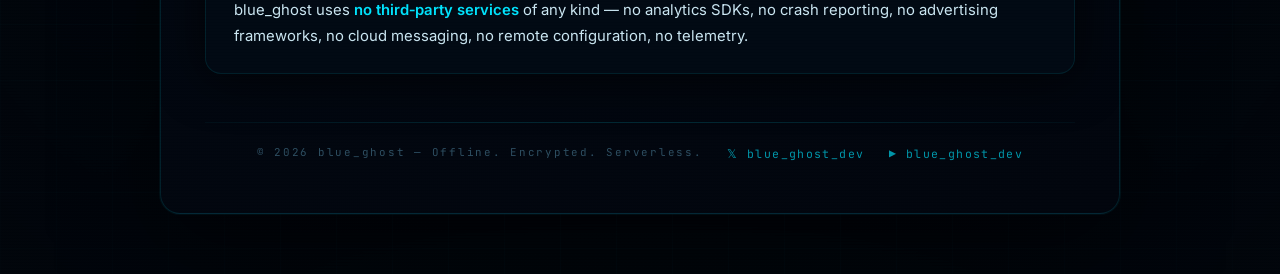
<file: privacy.html>
<!DOCTYPE html>
<html lang="en">
<head>
  <meta charset="UTF-8" />
  <title>blue_ghost // privacy policy</title>
  <meta name="viewport" content="width=device-width, initial-scale=1.0" />
  <link rel="stylesheet" href="style.css" />
</head>
<body>
  <div class="grid-overlay"></div>
  <main class="frame">
    <header>
      <div class="logo-wrap"><img src="logo.png" alt="blue_ghost logo" /></div>
      <div class="header-text">
        <h1>blue_ghost</h1>
        <h2>privacy policy</h2>
      </div>
    </header>
    <nav class="navbar">
      <a href="home.html">Home</a>
      <a href="features.html">Features</a>
      <a href="protocol.html">Protocol</a>
      <a href="privacy.html" class="active">Privacy</a>
      <a href="faq.html">FAQ</a>
      <a href="threat_model.html">Threat Model</a>
      <a href="design.html">Design</a>
      <a href="download.html">Download</a>
      <a href="https://x.com/blue_ghost_dev" target="_blank" rel="noopener noreferrer" class="nav-x">𝕏</a>
      <a href="https://www.youtube.com/@blue_ghost_dev" target="_blank" rel="noopener noreferrer" class="nav-yt">▶</a>
    </nav>

    <section>
      <h3>Zero‑Data Philosophy</h3>
      <p>
        blue_ghost collects, stores, transmits, and retains <strong>no personal data whatsoever</strong>.
        This is not a policy promise — it is a technical constraint enforced by the Android permission
        sandbox. The app has no <code>INTERNET</code> permission, cannot open network sockets, and
        transmits only encrypted message payloads and handshake data over Bluetooth. No plaintext,
        identifiers, or auxiliary metadata ever leave the device.
      </p>
    </section>

    <section>
      <h3>What We Collect</h3>
      <p><strong>Nothing.</strong> blue_ghost does not collect:</p>
      <ul>
        <li>Names, identifiers, or usernames</li>
        <li>Phone numbers or email addresses</li>
        <li>Device identifiers or hardware fingerprints</li>
        <li>Location data (GPS is never accessed)</li>
        <li>Contacts or address book data</li>
        <li>Analytics or usage statistics</li>
        <li>Crash reports or diagnostics</li>
      </ul>
    </section>

    <section>
      <h3>What Is Stored</h3>
      <p>
        Session cryptographic material — root key, chain keys, message keys, ratchet state, and
        message history — is held in memory only and destroyed during the Seal Ceremony when a
        session ends.
      </p>
      <p>
        A small amount of non-sensitive preference data is stored locally in SharedPreferences:
        peer display names, avatar seeds, peer descriptions, and UI settings (theme, notification
        level). This data never leaves the device and contains no message content or cryptographic
        secrets.
      </p>
    </section>


    <section>
      <h3>Permissions</h3>
      <p>blue_ghost requests only the minimum permissions required:</p>
      <div class="perm-row">
        <span class="perm-name">BLUETOOTH_SCAN</span>
        <span class="perm-desc">Device discovery. Uses <code>neverForLocation</code> flag on Android 12+ — no location permission needed.</span>
      </div>
      <div class="perm-row">
        <span class="perm-name">BLUETOOTH_ADVERTISE</span>
        <span class="perm-desc">Makes the device visible to other blue_ghost users nearby.</span>
      </div>
      <div class="perm-row">
        <span class="perm-name">BLUETOOTH_CONNECT</span>
        <span class="perm-desc">Establishes encrypted GATT connections for messaging.</span>
      </div>
      <div class="perm-row">
        <span class="perm-name">ACCESS_FINE_LOCATION</span>
        <span class="perm-desc">Required by Android 11 and below for BLE scanning only. GPS is never accessed.</span>
      </div>
      <div class="perm-row">
        <span class="perm-name">FOREGROUND_SERVICE</span>
        <span class="perm-desc">Keeps the active chat session alive when the app is minimised.</span>
      </div>
      <div class="perm-row">
        <span class="perm-name">POST_NOTIFICATIONS</span>
        <span class="perm-desc">Delivers silent or stealth-mode new-message alerts. Message content is never shown.</span>
      </div>
      <p style="margin-top:16px">The app does <strong>not</strong> request: <code>INTERNET</code>, storage read/write, camera, microphone, contacts, or background network access.</p>
    </section>

    <section>
      <h3>Third‑Party Services</h3>
      <p>blue_ghost uses <strong>no third‑party services</strong> of any kind — no analytics SDKs,
      no crash reporting, no advertising frameworks, no cloud messaging, no remote configuration,
      no telemetry.</p>
    </section>


    <footer>© <span id="year"></span> blue_ghost — Offline. Encrypted. Serverless. <a href="https://x.com/blue_ghost_dev" target="_blank" rel="noopener noreferrer" class="footer-x">𝕏 blue_ghost_dev</a> <a href="https://www.youtube.com/@blue_ghost_dev" target="_blank" rel="noopener noreferrer" class="footer-yt">▶ blue_ghost_dev</a></footer>
  </main>
  <script>document.getElementById("year").textContent = new Date().getFullYear();</script>
  <script src="effects.js"></script>
</body>
</html>
</file>
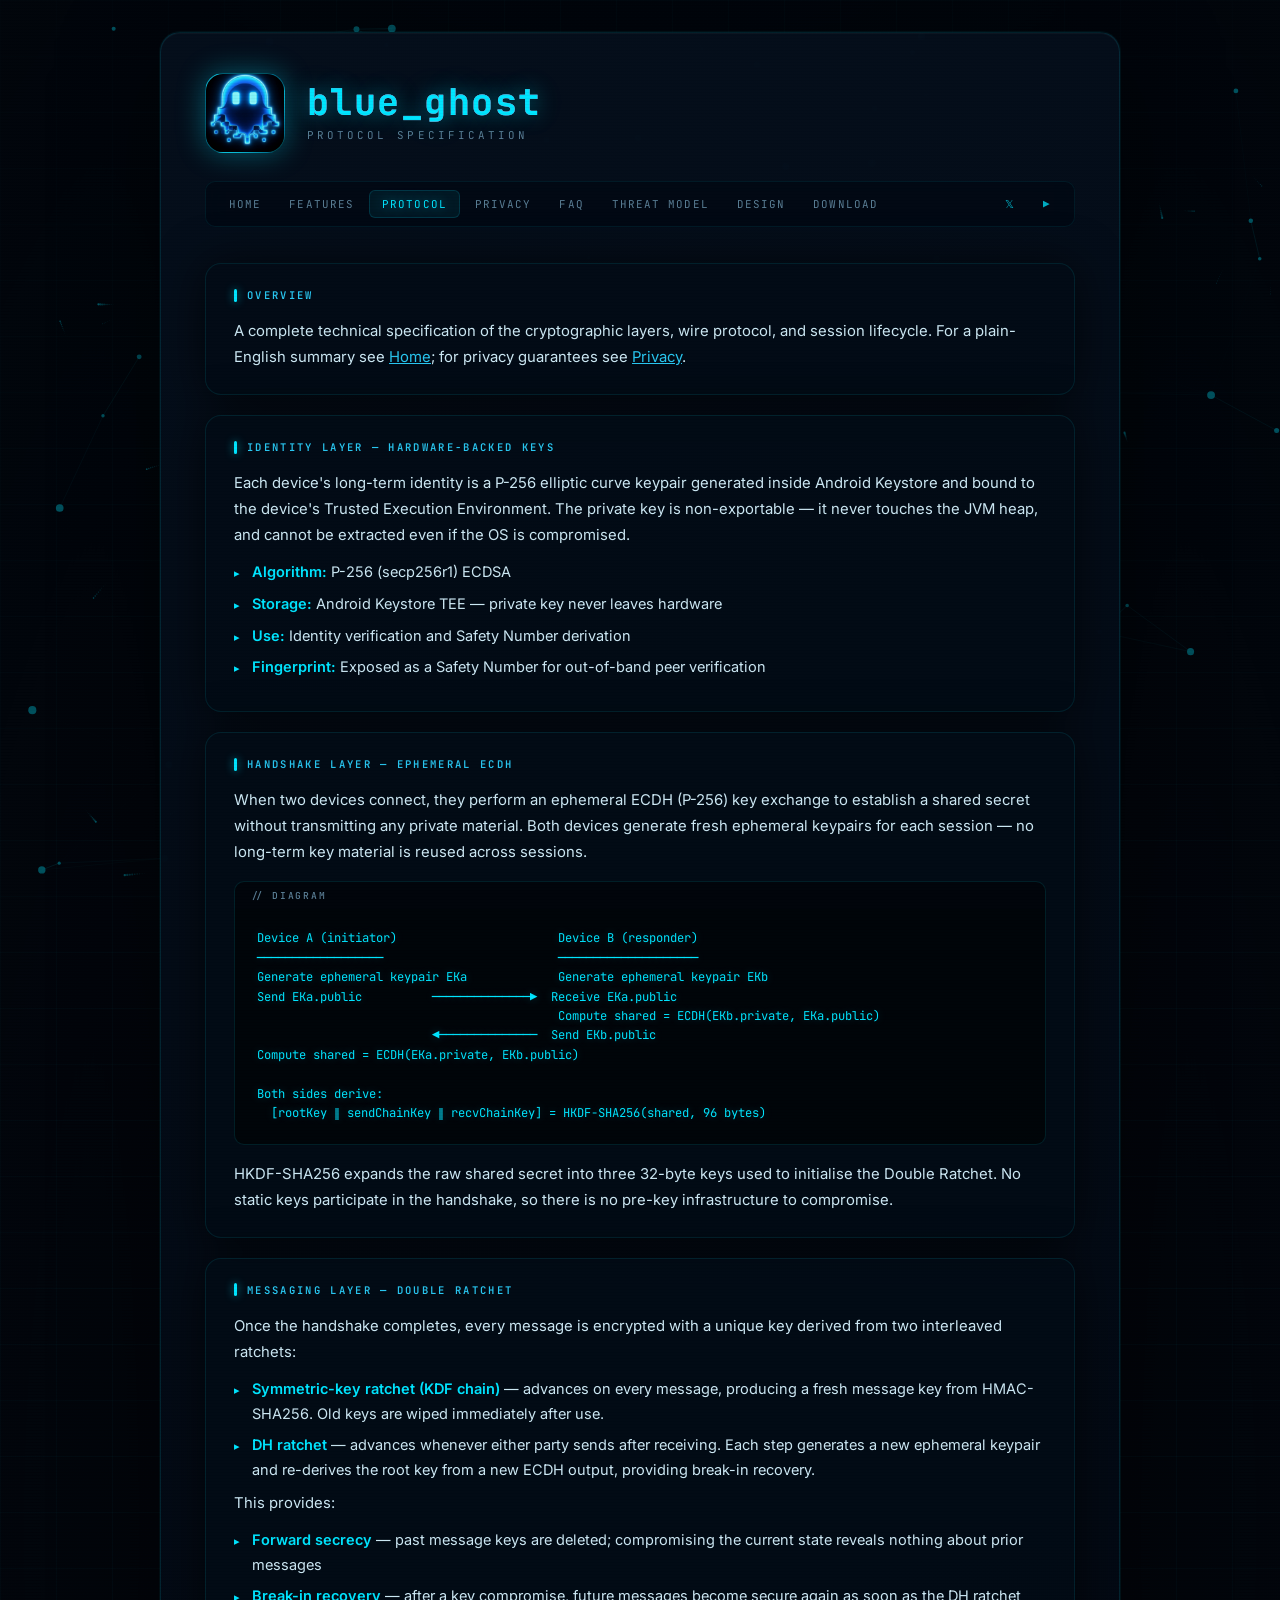
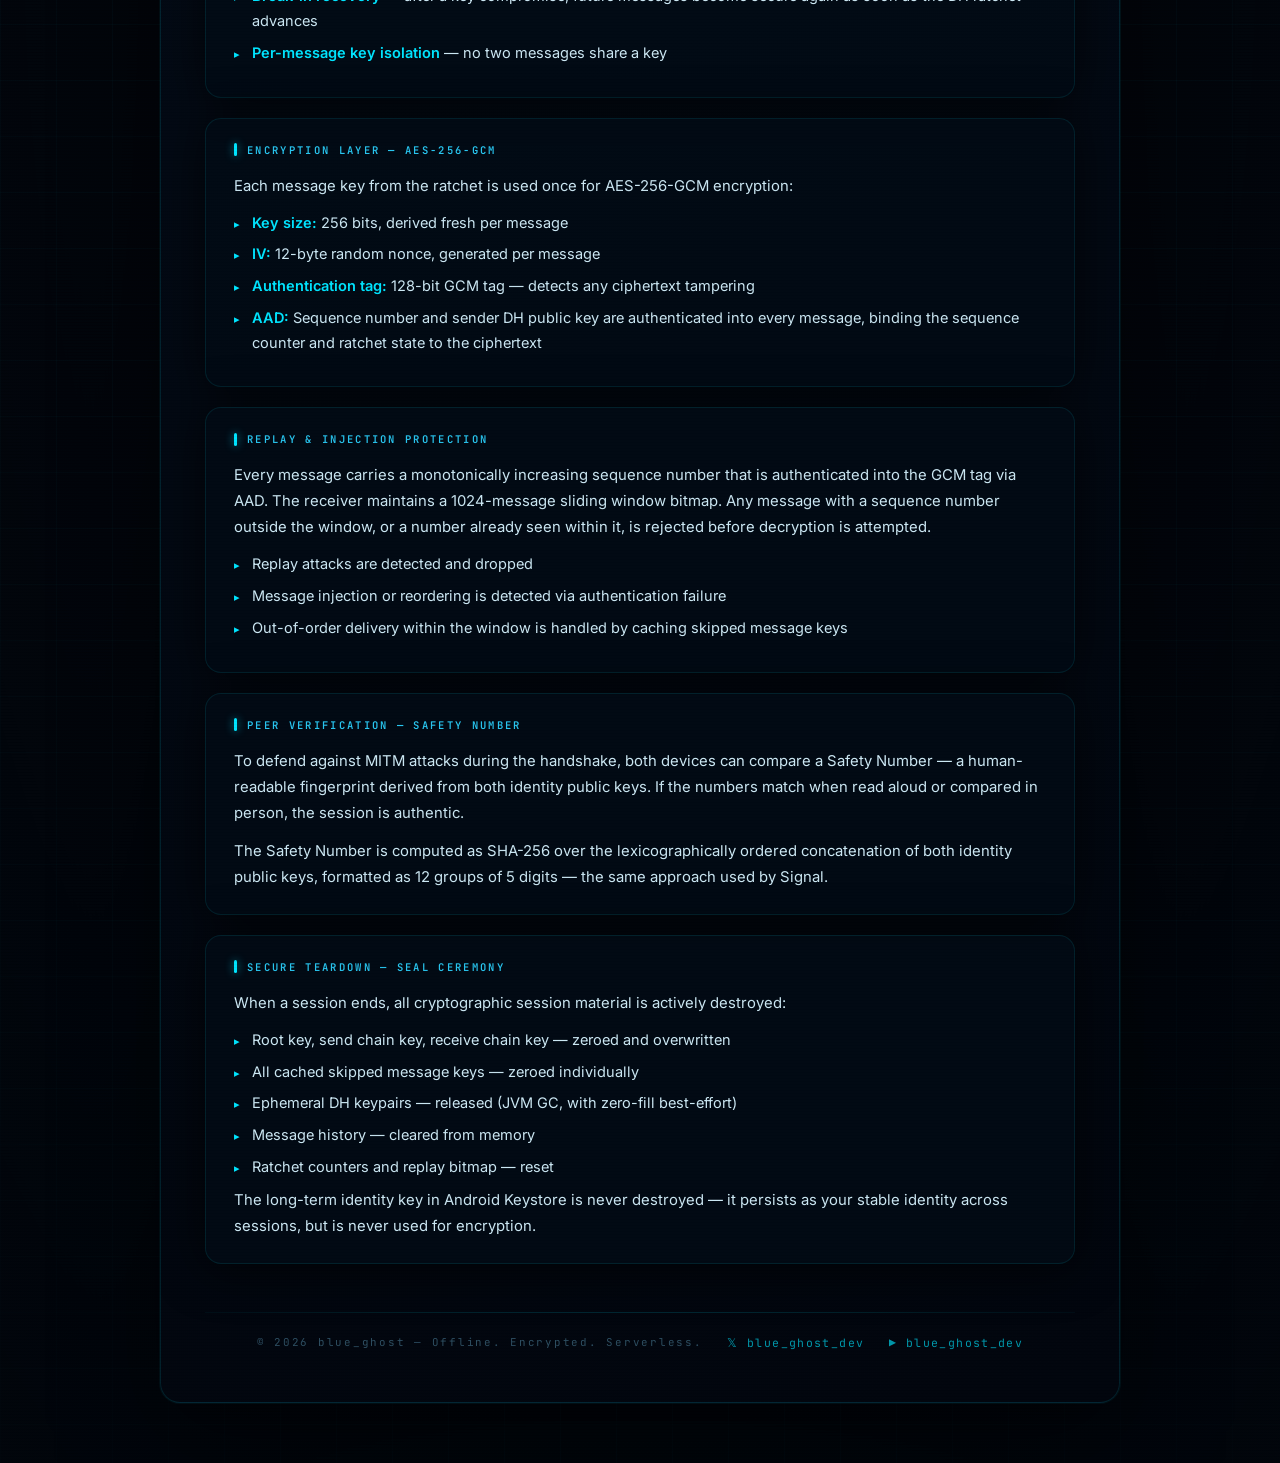
<file: protocol.html>
<!DOCTYPE html>
<html lang="en">
<head>
  <meta charset="UTF-8" />
  <title>blue_ghost // protocol</title>
  <meta name="viewport" content="width=device-width, initial-scale=1.0" />
  <link rel="stylesheet" href="style.css" />
</head>
<body>
  <div class="grid-overlay"></div>
  <main class="frame">
    <header>
      <div class="logo-wrap"><img src="logo.png" alt="blue_ghost logo" /></div>
      <div class="header-text">
        <h1>blue_ghost</h1>
        <h2>protocol specification</h2>
      </div>
    </header>
    <nav class="navbar">
      <a href="home.html">Home</a>
      <a href="features.html">Features</a>
      <a href="protocol.html" class="active">Protocol</a>
      <a href="privacy.html">Privacy</a>
      <a href="faq.html">FAQ</a>
      <a href="threat_model.html">Threat Model</a>
      <a href="design.html">Design</a>
      <a href="download.html">Download</a>
      <a href="https://x.com/blue_ghost_dev" target="_blank" rel="noopener noreferrer" class="nav-x">𝕏</a>
      <a href="https://www.youtube.com/@blue_ghost_dev" target="_blank" rel="noopener noreferrer" class="nav-yt">▶</a>
    </nav>

    <section>
      <h3>Overview</h3>
      <p>A complete technical specification of the cryptographic layers, wire protocol, and session lifecycle. For a plain-English summary see <a href="home.html" style="color:var(--accent)">Home</a>; for privacy guarantees see <a href="privacy.html" style="color:var(--accent)">Privacy</a>.</p>
    </section>

    <section>
      <h3>Identity Layer — Hardware‑Backed Keys</h3>
      <p>
        Each device's long-term identity is a P-256 elliptic curve keypair generated inside
        Android Keystore and bound to the device's Trusted Execution Environment. The private key
        is non-exportable — it never touches the JVM heap, and cannot be extracted even if the OS
        is compromised.
      </p>
      <ul>
        <li><strong>Algorithm:</strong> P-256 (secp256r1) ECDSA</li>
        <li><strong>Storage:</strong> Android Keystore TEE — private key never leaves hardware</li>
        <li><strong>Use:</strong> Identity verification and Safety Number derivation</li>
        <li><strong>Fingerprint:</strong> Exposed as a Safety Number for out-of-band peer verification</li>
      </ul>
    </section>

    <section>
      <h3>Handshake Layer — Ephemeral ECDH</h3>
      <p>
        When two devices connect, they perform an ephemeral ECDH (P-256) key exchange to establish
        a shared secret without transmitting any private material. Both devices generate fresh
        ephemeral keypairs for each session — no long-term key material is reused across sessions.
      </p>
      <pre>
Device A (initiator)                       Device B (responder)
──────────────────                         ────────────────────
Generate ephemeral keypair EKa             Generate ephemeral keypair EKb
Send EKa.public          ──────────────▶  Receive EKa.public
                                           Compute shared = ECDH(EKb.private, EKa.public)
                         ◀──────────────  Send EKb.public
Compute shared = ECDH(EKa.private, EKb.public)

Both sides derive:
  [rootKey ‖ sendChainKey ‖ recvChainKey] = HKDF-SHA256(shared, 96 bytes)</pre>
      <p>
        HKDF-SHA256 expands the raw shared secret into three 32-byte keys used to initialise the
        Double Ratchet. No static keys participate in the handshake, so there is no pre-key
        infrastructure to compromise.
      </p>
    </section>

    <section>
      <h3>Messaging Layer — Double Ratchet</h3>
      <p>
        Once the handshake completes, every message is encrypted with a unique key derived from
        two interleaved ratchets:
      </p>
      <ul>
        <li><strong>Symmetric-key ratchet (KDF chain)</strong> — advances on every message, producing a fresh message key from HMAC-SHA256. Old keys are wiped immediately after use.</li>
        <li><strong>DH ratchet</strong> — advances whenever either party sends after receiving. Each step generates a new ephemeral keypair and re-derives the root key from a new ECDH output, providing break-in recovery.</li>
      </ul>
      <p>This provides:</p>
      <ul>
        <li><strong>Forward secrecy</strong> — past message keys are deleted; compromising the current state reveals nothing about prior messages</li>
        <li><strong>Break-in recovery</strong> — after a key compromise, future messages become secure again as soon as the DH ratchet advances</li>
        <li><strong>Per-message key isolation</strong> — no two messages share a key</li>
      </ul>
    </section>

    <section>
      <h3>Encryption Layer — AES-256-GCM</h3>
      <p>Each message key from the ratchet is used once for AES-256-GCM encryption:</p>
      <ul>
        <li><strong>Key size:</strong> 256 bits, derived fresh per message</li>
        <li><strong>IV:</strong> 12-byte random nonce, generated per message</li>
        <li><strong>Authentication tag:</strong> 128-bit GCM tag — detects any ciphertext tampering</li>
        <li><strong>AAD:</strong> Sequence number and sender DH public key are authenticated into every message, binding the sequence counter and ratchet state to the ciphertext</li>
      </ul>
    </section>

    <section>
      <h3>Replay &amp; Injection Protection</h3>
      <p>
        Every message carries a monotonically increasing sequence number that is authenticated
        into the GCM tag via AAD. The receiver maintains a 1024-message sliding window bitmap.
        Any message with a sequence number outside the window, or a number already seen within
        it, is rejected before decryption is attempted.
      </p>
      <ul>
        <li>Replay attacks are detected and dropped</li>
        <li>Message injection or reordering is detected via authentication failure</li>
        <li>Out-of-order delivery within the window is handled by caching skipped message keys</li>
      </ul>
    </section>

    <section>
      <h3>Peer Verification — Safety Number</h3>
      <p>
        To defend against MITM attacks during the handshake, both devices can compare a
        Safety Number — a human-readable fingerprint derived from both identity public keys.
        If the numbers match when read aloud or compared in person, the session is authentic.
      </p>
      <p>
        The Safety Number is computed as SHA-256 over the lexicographically ordered concatenation
        of both identity public keys, formatted as 12 groups of 5 digits — the same approach
        used by Signal.
      </p>
    </section>

    <section>
      <h3>Secure Teardown — Seal Ceremony</h3>
      <p>
        When a session ends, all cryptographic session material is actively destroyed:
      </p>
      <ul>
        <li>Root key, send chain key, receive chain key — zeroed and overwritten</li>
        <li>All cached skipped message keys — zeroed individually</li>
        <li>Ephemeral DH keypairs — released (JVM GC, with zero-fill best-effort)</li>
        <li>Message history — cleared from memory</li>
        <li>Ratchet counters and replay bitmap — reset</li>
      </ul>
      <p>
        The long-term identity key in Android Keystore is never destroyed — it persists as your
        stable identity across sessions, but is never used for encryption.
      </p>
    </section>

    <footer>© <span id="year"></span> blue_ghost — Offline. Encrypted. Serverless. <a href="https://x.com/blue_ghost_dev" target="_blank" rel="noopener noreferrer" class="footer-x">𝕏 blue_ghost_dev</a> <a href="https://www.youtube.com/@blue_ghost_dev" target="_blank" rel="noopener noreferrer" class="footer-yt">▶ blue_ghost_dev</a></footer>
  </main>
  <script>document.getElementById("year").textContent = new Date().getFullYear();</script>
  <script src="effects.js"></script>
</body>
</html>
</file>
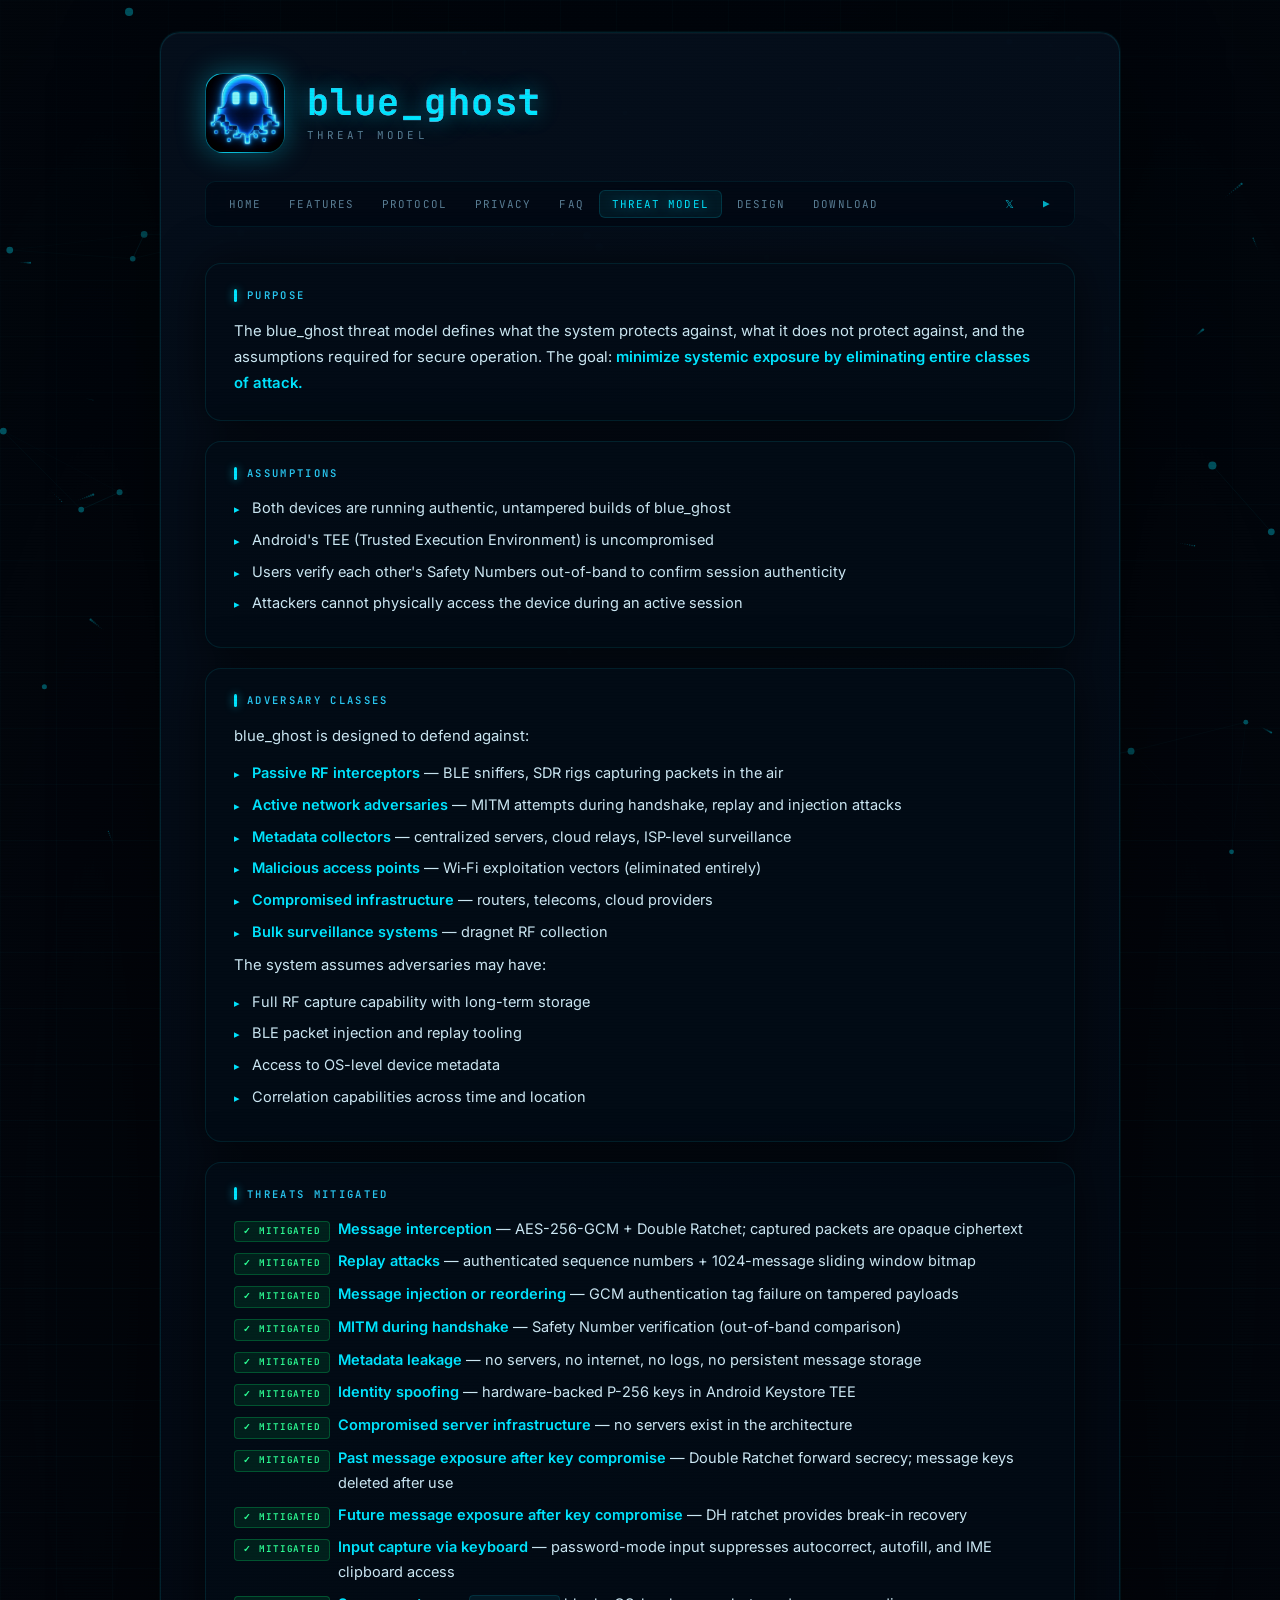
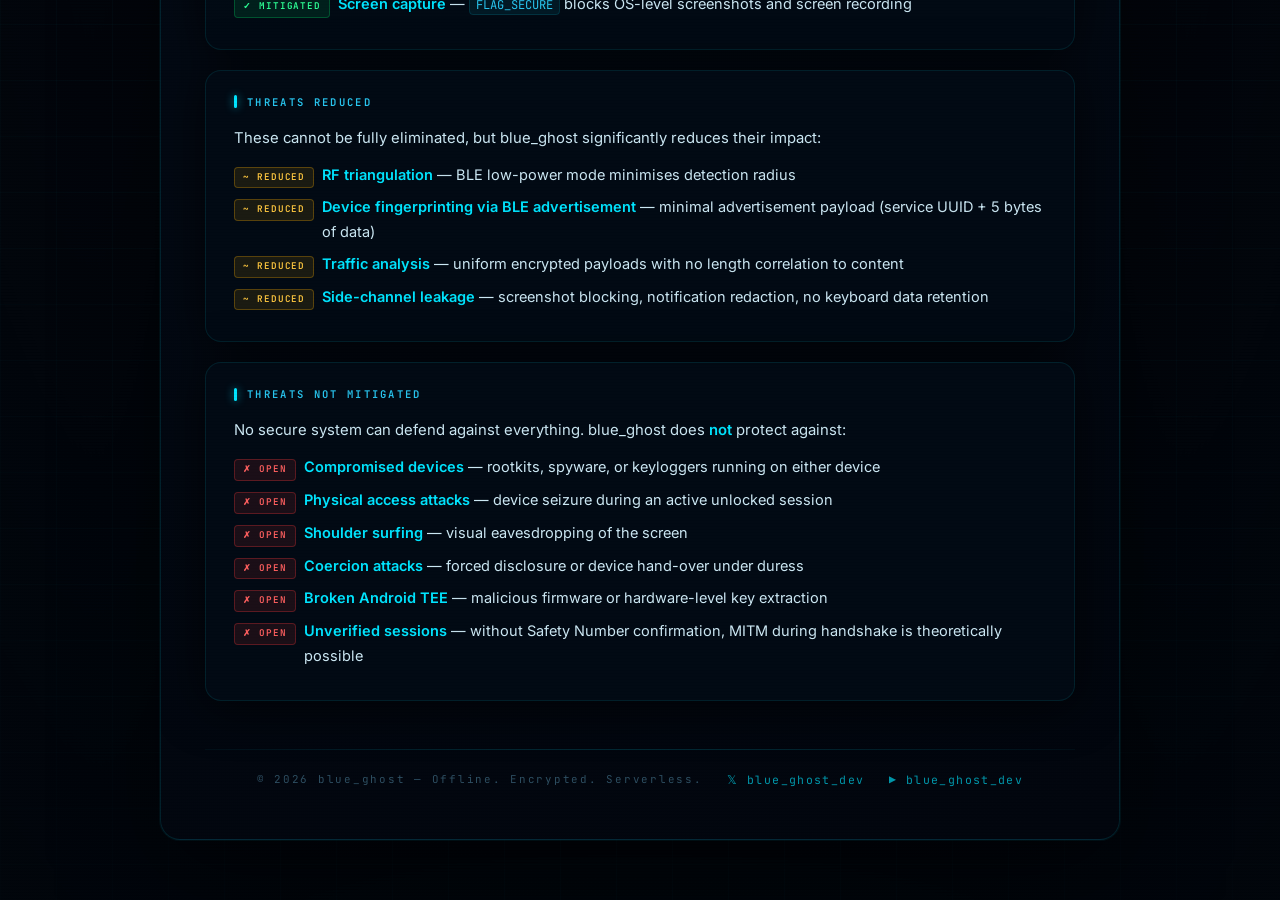
<file: threat_model.html>
<!DOCTYPE html>
<html lang="en">
<head>
  <meta charset="UTF-8" />
  <title>blue_ghost // threat model</title>
  <meta name="viewport" content="width=device-width, initial-scale=1.0" />
  <link rel="stylesheet" href="style.css" />
</head>
<body>
  <div class="grid-overlay"></div>
  <main class="frame">
    <header>
      <div class="logo-wrap"><img src="logo.png" alt="blue_ghost logo" /></div>
      <div class="header-text">
        <h1>blue_ghost</h1>
        <h2>threat model</h2>
      </div>
    </header>
    <nav class="navbar">
      <a href="home.html">Home</a>
      <a href="features.html">Features</a>
      <a href="protocol.html">Protocol</a>
      <a href="privacy.html">Privacy</a>
      <a href="faq.html">FAQ</a>
      <a href="threat_model.html" class="active">Threat Model</a>
      <a href="design.html">Design</a>
      <a href="download.html">Download</a>
      <a href="https://x.com/blue_ghost_dev" target="_blank" rel="noopener noreferrer" class="nav-x">𝕏</a>
      <a href="https://www.youtube.com/@blue_ghost_dev" target="_blank" rel="noopener noreferrer" class="nav-yt">▶</a>
    </nav>

    <section>
      <h3>Purpose</h3>
      <p>
        The blue_ghost threat model defines what the system protects against, what it does not
        protect against, and the assumptions required for secure operation.
        The goal: <strong>minimize systemic exposure by eliminating entire classes of attack.</strong>
      </p>
    </section>

    <section>
      <h3>Assumptions</h3>
      <ul>
        <li>Both devices are running authentic, untampered builds of blue_ghost</li>
        <li>Android's TEE (Trusted Execution Environment) is uncompromised</li>
        <li>Users verify each other's Safety Numbers out-of-band to confirm session authenticity</li>
        <li>Attackers cannot physically access the device during an active session</li>
      </ul>
    </section>

    <section>
      <h3>Adversary Classes</h3>
      <p>blue_ghost is designed to defend against:</p>
      <ul>
        <li><strong>Passive RF interceptors</strong> — BLE sniffers, SDR rigs capturing packets in the air</li>
        <li><strong>Active network adversaries</strong> — MITM attempts during handshake, replay and injection attacks</li>
        <li><strong>Metadata collectors</strong> — centralized servers, cloud relays, ISP-level surveillance</li>
        <li><strong>Malicious access points</strong> — Wi‑Fi exploitation vectors (eliminated entirely)</li>
        <li><strong>Compromised infrastructure</strong> — routers, telecoms, cloud providers</li>
        <li><strong>Bulk surveillance systems</strong> — dragnet RF collection</li>
      </ul>
      <p>The system assumes adversaries may have:</p>
      <ul>
        <li>Full RF capture capability with long-term storage</li>
        <li>BLE packet injection and replay tooling</li>
        <li>Access to OS-level device metadata</li>
        <li>Correlation capabilities across time and location</li>
      </ul>
    </section>

    <section>
      <h3>Threats Mitigated</h3>
      <ul>
        <li class="threat-li"><span class="threat-tag mitigated">✓ mitigated</span><span class="threat-li-text"><strong>Message interception</strong> — AES-256-GCM + Double Ratchet; captured packets are opaque ciphertext</span></li>
        <li class="threat-li"><span class="threat-tag mitigated">✓ mitigated</span><span class="threat-li-text"><strong>Replay attacks</strong> — authenticated sequence numbers + 1024-message sliding window bitmap</span></li>
        <li class="threat-li"><span class="threat-tag mitigated">✓ mitigated</span><span class="threat-li-text"><strong>Message injection or reordering</strong> — GCM authentication tag failure on tampered payloads</span></li>
        <li class="threat-li"><span class="threat-tag mitigated">✓ mitigated</span><span class="threat-li-text"><strong>MITM during handshake</strong> — Safety Number verification (out-of-band comparison)</span></li>
        <li class="threat-li"><span class="threat-tag mitigated">✓ mitigated</span><span class="threat-li-text"><strong>Metadata leakage</strong> — no servers, no internet, no logs, no persistent message storage</span></li>
        <li class="threat-li"><span class="threat-tag mitigated">✓ mitigated</span><span class="threat-li-text"><strong>Identity spoofing</strong> — hardware-backed P-256 keys in Android Keystore TEE</span></li>
        <li class="threat-li"><span class="threat-tag mitigated">✓ mitigated</span><span class="threat-li-text"><strong>Compromised server infrastructure</strong> — no servers exist in the architecture</span></li>
        <li class="threat-li"><span class="threat-tag mitigated">✓ mitigated</span><span class="threat-li-text"><strong>Past message exposure after key compromise</strong> — Double Ratchet forward secrecy; message keys deleted after use</span></li>
        <li class="threat-li"><span class="threat-tag mitigated">✓ mitigated</span><span class="threat-li-text"><strong>Future message exposure after key compromise</strong> — DH ratchet provides break-in recovery</span></li>
        <li class="threat-li"><span class="threat-tag mitigated">✓ mitigated</span><span class="threat-li-text"><strong>Input capture via keyboard</strong> — password-mode input suppresses autocorrect, autofill, and IME clipboard access</span></li>
        <li class="threat-li"><span class="threat-tag mitigated">✓ mitigated</span><span class="threat-li-text"><strong>Screen capture</strong> — <code>FLAG_SECURE</code> blocks OS-level screenshots and screen recording</span></li>
      </ul>
    </section>

    <section>
      <h3>Threats Reduced</h3>
      <p>These cannot be fully eliminated, but blue_ghost significantly reduces their impact:</p>
      <ul>
        <li class="threat-li"><span class="threat-tag reduced">~ reduced</span><span class="threat-li-text"><strong>RF triangulation</strong> — BLE low-power mode minimises detection radius</span></li>
        <li class="threat-li"><span class="threat-tag reduced">~ reduced</span><span class="threat-li-text"><strong>Device fingerprinting via BLE advertisement</strong> — minimal advertisement payload (service UUID + 5 bytes of data)</span></li>
        <li class="threat-li"><span class="threat-tag reduced">~ reduced</span><span class="threat-li-text"><strong>Traffic analysis</strong> — uniform encrypted payloads with no length correlation to content</span></li>
        <li class="threat-li"><span class="threat-tag reduced">~ reduced</span><span class="threat-li-text"><strong>Side-channel leakage</strong> — screenshot blocking, notification redaction, no keyboard data retention</span></li>
      </ul>
    </section>

    <section>
      <h3>Threats Not Mitigated</h3>
      <p>No secure system can defend against everything. blue_ghost does <strong>not</strong> protect against:</p>
      <ul>
        <li class="threat-li"><span class="threat-tag unmitigated">✗ open</span><span class="threat-li-text"><strong>Compromised devices</strong> — rootkits, spyware, or keyloggers running on either device</span></li>
        <li class="threat-li"><span class="threat-tag unmitigated">✗ open</span><span class="threat-li-text"><strong>Physical access attacks</strong> — device seizure during an active unlocked session</span></li>
        <li class="threat-li"><span class="threat-tag unmitigated">✗ open</span><span class="threat-li-text"><strong>Shoulder surfing</strong> — visual eavesdropping of the screen</span></li>
        <li class="threat-li"><span class="threat-tag unmitigated">✗ open</span><span class="threat-li-text"><strong>Coercion attacks</strong> — forced disclosure or device hand-over under duress</span></li>
        <li class="threat-li"><span class="threat-tag unmitigated">✗ open</span><span class="threat-li-text"><strong>Broken Android TEE</strong> — malicious firmware or hardware-level key extraction</span></li>
        <li class="threat-li"><span class="threat-tag unmitigated">✗ open</span><span class="threat-li-text"><strong>Unverified sessions</strong> — without Safety Number confirmation, MITM during handshake is theoretically possible</span></li>
      </ul>
    </section>


    <footer>© <span id="year"></span> blue_ghost — Offline. Encrypted. Serverless. <a href="https://x.com/blue_ghost_dev" target="_blank" rel="noopener noreferrer" class="footer-x">𝕏 blue_ghost_dev</a> <a href="https://www.youtube.com/@blue_ghost_dev" target="_blank" rel="noopener noreferrer" class="footer-yt">▶ blue_ghost_dev</a></footer>
  </main>
  <script>document.getElementById("year").textContent = new Date().getFullYear();</script>
  <script src="effects.js"></script>
</body>
</html>
</file>
<file: style.css>
@import url('https://fonts.googleapis.com/css2?family=JetBrains+Mono:ital,wght@0,300;0,400;0,600;0,700;1,400&family=Inter:wght@300;400;500;600;700&display=swap');

:root {
  --bg:            #02060c;
  --bg2:           #050e18;
  --accent:        #29c6f0;
  --accent-strong: #00e5ff;
  --accent-dim:    rgba(0, 229, 255, 0.50);
  --accent-glow:   rgba(0, 229, 255, 0.15);
  --accent-subtle: rgba(0, 229, 255, 0.07);
  --text-main:     #cce8f4;
  --text-muted:    #5a7f96;
  --text-dim:      #2e4f62;
  --card-bg:       rgba(3, 12, 22, 0.80);
  --card-border:   rgba(0, 229, 255, 0.10);
  --card-border-hover: rgba(0, 229, 255, 0.20);
  --shadow-card:   0 4px 48px rgba(0,0,0,0.65);
  --radius-card:   16px;
  --radius-sm:     10px;
  --font-display:  'Inter', system-ui, sans-serif;
  --font-mono:     'JetBrains Mono', 'Fira Code', monospace;
}

#audio-toggle {
  position: fixed;
  top: 18px;
  right: 22px;
  z-index: 10001;
  width: 38px;
  height: 38px;
  border-radius: 50%;
  border: 1px solid var(--card-border);
  background: rgba(3, 12, 22, 0.85);
  backdrop-filter: blur(10px);
  -webkit-backdrop-filter: blur(10px);
  color: var(--text-muted);
  font-size: 16px;
  cursor: pointer;
  display: flex;
  align-items: center;
  justify-content: center;
  transition: border-color 0.2s, color 0.2s, box-shadow 0.2s;
  box-shadow: 0 2px 12px rgba(0,0,0,0.5);
  line-height: 1;
  padding: 0;
}
#audio-toggle:hover {
  border-color: var(--accent-dim);
  color: var(--accent);
  box-shadow: 0 0 10px var(--accent-glow);
}
#audio-toggle.unmuted {
  border-color: var(--accent-dim);
  color: var(--accent);
  box-shadow: 0 0 12px var(--accent-glow);
}

*, *::before, *::after { margin: 0; padding: 0; box-sizing: border-box; }

html { scroll-behavior: smooth; }

body {
  font-family: var(--font-display);
  background: var(--bg);
  color: var(--text-main);
  min-height: 100vh;
  display: flex;
  justify-content: center;
  padding: 32px 20px 60px;
  overflow-x: hidden;
  animation: pageFadeIn 0.6s ease both;
  -webkit-font-smoothing: antialiased;
  -moz-osx-font-smoothing: grayscale;
  text-rendering: optimizeLegibility;
  font-feature-settings: "kern" 1, "liga" 1, "calt" 1;
  font-variant-ligatures: common-ligatures;
}

@keyframes pageFadeIn {
  from { opacity: 0; transform: translateY(8px); }
  to   { opacity: 1; transform: translateY(0); }
}

.grid-overlay {
  position: fixed;
  inset: 0;
  background-image:
    linear-gradient(rgba(0,229,255,0.032) 1px, transparent 1px),
    linear-gradient(90deg, rgba(0,229,255,0.032) 1px, transparent 1px);
  background-size: 56px 56px;
  animation: gridDrift 80s linear infinite;
  z-index: -2;
  pointer-events: none;
}

.grid-overlay::after {
  content: '';
  position: fixed;
  inset: 0;
  background: radial-gradient(ellipse 90% 75% at 50% 50%, transparent 30%, var(--bg) 100%);
}

@keyframes gridDrift {
  from { background-position: 0 0, 0 0; }
  to   { background-position: -112px -112px, -112px -112px; }
}

.frame {
  width: 100%;
  max-width: 960px;
  border-radius: 20px;
  border: 1px solid rgba(0, 229, 255, 0.12);
  padding: 40px 44px 52px;
  background: linear-gradient(165deg, rgba(5,15,28,0.97) 0%, rgba(2,6,14,0.99) 100%);
  backdrop-filter: blur(20px);
  -webkit-backdrop-filter: blur(20px);
  box-shadow:
    0 0 0 1px rgba(0,229,255,0.05),
    0 32px 96px rgba(0,0,0,0.55),
    inset 0 1px 0 rgba(255,255,255,0.03);
}

header {
  display: flex;
  align-items: center;
  gap: 22px;
  margin-bottom: 28px;
}

.logo-wrap {
  flex-shrink: 0;
  width: 80px;
  height: 80px;
  border-radius: 18px;
  background: radial-gradient(circle at 28% 18%, #18e8ff 0%, #004466 52%, #000 100%);
  display: flex;
  align-items: center;
  justify-content: center;
  border: 1px solid rgba(0,229,255,0.30);
  box-shadow:
    0 0 28px rgba(0,229,255,0.35),
    inset 0 1px 0 rgba(255,255,255,0.08);
  animation: logoFloat 6s ease-in-out infinite;
  overflow: hidden;
}

@keyframes logoFloat {
  0%, 100% { transform: translateY(0); }
  50%       { transform: translateY(-4px); }
}

.logo-wrap img {
  width: 115%;
  height: 115%;
  object-fit: cover;
  filter: drop-shadow(0 0 12px rgba(0,229,255,0.9));
}

.header-text h1 {
  font-family: var(--font-mono);
  font-size: clamp(1.6rem, 3.5vw, 2.3rem);
  font-weight: 700;
  letter-spacing: 0.04em;
  color: var(--accent-strong);
  text-shadow: 0 0 20px rgba(0,229,255,0.45), 0 0 50px rgba(0,229,255,0.15);
  line-height: 1;
}

.header-text h2 {
  font-family: var(--font-mono);
  font-size: 0.68rem;
  font-weight: 400;
  text-transform: uppercase;
  letter-spacing: 0.28em;
  color: var(--text-muted);
  margin-top: 8px;
}

.navbar {
  display: flex;
  flex-wrap: wrap;
  justify-content: center;
  gap: 2px;
  margin: 0 0 36px;
  padding: 8px 10px;
  border-radius: var(--radius-sm);
  background: rgba(0,8,18,0.60);
  border: 1px solid rgba(0,229,255,0.08);
  backdrop-filter: blur(8px);
}

.navbar a {
  font-family: var(--font-mono);
  color: var(--text-muted);
  text-decoration: none;
  font-size: 0.68rem;
  font-weight: 400;
  letter-spacing: 0.10em;
  text-transform: uppercase;
  padding: 7px 13px;
  border-radius: 6px;
  transition: color 0.18s, background 0.18s, box-shadow 0.18s;
}

.navbar a:hover,
.navbar a.active {
  color: var(--accent-strong);
  background: rgba(0,229,255,0.07);
  box-shadow: inset 0 0 0 1px rgba(0,229,255,0.15);
}

.navbar a.active {
  color: var(--accent-strong);
  text-shadow: 0 0 12px rgba(0,229,255,0.5);
}

section {
  margin-top: 20px;
  padding: 24px 28px;
  border-radius: var(--radius-card);
  border: 1px solid var(--card-border);
  background: var(--card-bg);
  box-shadow: var(--shadow-card);
  transition: border-color 0.25s, box-shadow 0.25s;
}

section:hover {
  border-color: var(--card-border-hover);
  box-shadow: 0 4px 48px rgba(0,0,0,0.65), 0 0 24px rgba(0,229,255,0.04);
}

h3 {
  font-family: var(--font-mono);
  font-size: 0.66rem;
  font-weight: 600;
  text-transform: uppercase;
  letter-spacing: 0.22em;
  color: var(--accent);
  margin-bottom: 16px;
  display: flex;
  align-items: center;
  gap: 10px;
}

h3::before {
  content: '';
  display: inline-block;
  width: 3px;
  height: 13px;
  background: var(--accent-strong);
  border-radius: 2px;
  box-shadow: 0 0 8px rgba(0,229,255,0.65);
  flex-shrink: 0;
}

p {
  font-size: 0.93rem;
  font-weight: 400;
  line-height: 1.75;
  color: var(--text-main);
  margin-bottom: 12px;
}

p:last-child { margin-bottom: 0; }

ul, ol {
  margin-left: 0;
  padding-left: 0;
  list-style: none;
}

li {
  font-size: 0.91rem;
  line-height: 1.7;
  margin-bottom: 7px;
  padding-left: 18px;
  position: relative;
  color: var(--text-main);
}

li::before {
  content: '▸';
  position: absolute;
  left: 0;
  color: var(--accent-strong);
  font-size: 0.7rem;
  top: 4px;
}

code {
  font-family: var(--font-mono);
  font-size: 0.83em;
  color: var(--accent);
  background: rgba(0,229,255,0.07);
  padding: 1px 6px;
  border-radius: 4px;
  border: 1px solid rgba(0,229,255,0.12);
}

pre {
  font-family: var(--font-mono);
  background: rgba(0,0,0,0.55);
  border: 1px solid rgba(0,229,255,0.12);
  padding: 20px 22px;
  border-radius: var(--radius-sm);
  overflow-x: auto;
  white-space: pre;
  word-break: normal;
  overflow-wrap: normal;
  font-size: 0.76rem;
  line-height: 1.6;
  color: var(--accent-strong);
  text-shadow: 0 0 8px rgba(0,229,255,0.25);
  margin: 16px 0;
  tab-size: 2;
  box-sizing: border-box;
  max-width: 100%;
}

strong {
  color: var(--accent-strong);
  font-weight: 600;
}

.divider {
  height: 1px;
  background: linear-gradient(to right, transparent, rgba(0,229,255,0.25), transparent);
  margin: 20px 0;
  border: none;
}

.tag {
  display: inline-block;
  font-family: var(--font-mono);
  font-size: 0.62rem;
  font-weight: 500;
  letter-spacing: 0.12em;
  text-transform: uppercase;
  padding: 3px 9px;
  border-radius: 4px;
  border: 1px solid rgba(0,229,255,0.25);
  color: var(--accent);
  background: rgba(0,229,255,0.06);
}

.btn-primary {
  display: inline-flex;
  align-items: center;
  gap: 10px;
  margin-top: 20px;
  padding: 12px 28px;
  border-radius: 8px;
  font-family: var(--font-mono);
  text-transform: uppercase;
  letter-spacing: 0.14em;
  font-size: 0.75rem;
  font-weight: 600;
  text-decoration: none;
  cursor: pointer;
  background: linear-gradient(135deg, #00aece 0%, #005f7a 100%);
  color: #001a24;
  box-shadow: 0 0 24px rgba(0,229,255,0.35), inset 0 1px 0 rgba(255,255,255,0.12);
  transition: transform 0.18s, box-shadow 0.18s;
  border: none;
}

.btn-primary:hover {
  transform: translateY(-2px);
  box-shadow: 0 0 40px rgba(0,229,255,0.55), inset 0 1px 0 rgba(255,255,255,0.12);
}

.btn-row {
  display: flex;
  flex-wrap: wrap;
  gap: 12px;
  margin-top: 20px;
  align-items: center;
}

.btn-row .btn-primary {
  margin-top: 0;
}

.btn-plus {
  display: inline-flex;
  align-items: center;
  gap: 10px;
  padding: 12px 28px;
  border-radius: 8px;
  font-family: var(--font-mono);
  text-transform: uppercase;
  letter-spacing: 0.14em;
  font-size: 0.75rem;
  font-weight: 600;
  text-decoration: none;
  cursor: pointer;
  background: linear-gradient(135deg, rgba(0,229,255,0.08) 0%, rgba(0,229,255,0.03) 100%);
  color: var(--accent-strong);
  border: 1px solid rgba(0,229,255,0.35);
  box-shadow: 0 0 16px rgba(0,229,255,0.10), inset 0 1px 0 rgba(255,255,255,0.04);
  transition: transform 0.18s, box-shadow 0.18s, background 0.18s, border-color 0.18s;
}

.btn-plus:hover {
  transform: translateY(-2px);
  background: linear-gradient(135deg, rgba(0,229,255,0.14) 0%, rgba(0,229,255,0.07) 100%);
  border-color: rgba(0,229,255,0.60);
  box-shadow: 0 0 32px rgba(0,229,255,0.25), inset 0 1px 0 rgba(255,255,255,0.06);
}

footer {
  margin-top: 48px;
  padding-top: 0;
  border-top: none;
  text-align: center;
  font-family: var(--font-mono);
  color: var(--text-dim);
  font-size: 0.68rem;
  letter-spacing: 0.16em;
}

.stat-row {
  display: grid;
  grid-template-columns: repeat(auto-fit, minmax(140px, 1fr));
  gap: 14px;
  margin-top: 22px;
}

.stat-card {
  padding: 20px 16px;
  border-radius: var(--radius-sm);
  border: 1px solid var(--card-border);
  background: rgba(0,8,18,0.65);
  text-align: center;
  transition: border-color 0.25s, transform 0.2s;
}

.stat-card:hover {
  border-color: rgba(0,229,255,0.25);
  transform: translateY(-2px);
}

.stat-num {
  font-family: var(--font-mono);
  font-size: 1.45rem;
  font-weight: 700;
  color: var(--accent-strong);
  text-shadow: 0 0 14px rgba(0,229,255,0.55);
  display: block;
  margin-bottom: 6px;
}

.stat-label {
  font-family: var(--font-mono);
  font-size: 0.62rem;
  font-weight: 400;
  letter-spacing: 0.18em;
  text-transform: uppercase;
  color: var(--text-muted);
}

.hero-tagline {
  font-family: var(--font-mono);
  font-size: 0.76rem;
  font-weight: 400;
  color: var(--accent-dim);
  letter-spacing: 0.20em;
  text-transform: uppercase;
  margin-bottom: 18px;
}

.feature-grid {
  display: grid;
  grid-template-columns: repeat(auto-fit, minmax(210px, 1fr));
  gap: 12px;
  margin-top: 4px;
}

.feature-item {
  display: flex;
  align-items: flex-start;
  gap: 12px;
  padding: 16px;
  border-radius: var(--radius-sm);
  border: 1px solid var(--card-border);
  background: rgba(0,8,18,0.55);
  transition: border-color 0.25s, background 0.25s, transform 0.2s;
}

.feature-item:hover {
  border-color: rgba(0,229,255,0.22);
  background: rgba(0,14,26,0.75);
  transform: translateY(-1px);
}

.feature-icon {
  font-size: 1.1rem;
  flex-shrink: 0;
  filter: drop-shadow(0 0 5px rgba(0,229,255,0.45));
  margin-top: 1px;
}

.feature-text strong {
  display: block;
  font-family: var(--font-mono);
  font-size: 0.68rem;
  font-weight: 600;
  letter-spacing: 0.10em;
  text-transform: uppercase;
  color: var(--accent);
  margin-bottom: 5px;
}

.feature-text span {
  font-size: 0.84rem;
  font-weight: 400;
  color: var(--text-muted);
  line-height: 1.55;
}

.crypto-table {
  width: 100%;
  border-collapse: collapse;
  font-family: var(--font-mono);
  font-size: 0.78rem;
  margin-top: 8px;
}

.crypto-table th {
  text-align: left;
  font-size: 0.62rem;
  font-weight: 600;
  letter-spacing: 0.18em;
  text-transform: uppercase;
  color: var(--text-muted);
  border-bottom: 1px solid rgba(0,229,255,0.12);
  padding: 0 16px 10px 0;
}

.crypto-table td {
  padding: 9px 16px 9px 0;
  vertical-align: top;
  border-bottom: 1px solid rgba(0,229,255,0.05);
  color: var(--text-main);
  line-height: 1.55;
}

.crypto-table td:first-child {
  color: var(--text-muted);
  white-space: nowrap;
  width: 36%;
}

.crypto-table td strong {
  font-weight: 600;
}

.crypto-table tr:last-child td {
  border-bottom: none;
}

.nav-x {
  margin-left: auto;
  font-family: var(--font-mono);
  font-size: 1rem;
  font-weight: 700;
  color: var(--accent-strong) !important;
  text-decoration: none;
  letter-spacing: 0;
  opacity: 0.75;
  transition: opacity 0.18s, text-shadow 0.18s;
}

.nav-x:hover {
  opacity: 1;
  text-shadow: 0 0 12px rgba(0,229,255,0.6);
}

.footer-x {
  display: inline-block;
  margin-left: 16px;
  font-family: var(--font-mono);
  font-size: 0.72rem;
  letter-spacing: 0.12em;
  color: var(--accent-strong);
  text-decoration: none;
  opacity: 0.65;
  transition: opacity 0.18s, text-shadow 0.18s;
  vertical-align: middle;
}

.footer-x:hover {
  opacity: 1;
  text-shadow: 0 0 10px rgba(0,229,255,0.55);
}

.nav-yt {
  font-size: 0.85rem;
  color: var(--accent-strong) !important;
  text-decoration: none;
  opacity: 0.75;
  transition: opacity 0.18s, text-shadow 0.18s;
}

.nav-yt:hover {
  opacity: 1;
  text-shadow: 0 0 12px rgba(0,229,255,0.6);
}

.footer-yt {
  display: inline-block;
  margin-left: 16px;
  font-family: var(--font-mono);
  font-size: 0.72rem;
  letter-spacing: 0.12em;
  color: var(--accent-strong);
  text-decoration: none;
  opacity: 0.65;
  transition: opacity 0.18s, text-shadow 0.18s;
  vertical-align: middle;
}

.footer-yt:hover {
  opacity: 1;
  text-shadow: 0 0 10px rgba(0,229,255,0.55);
}

.perm-row {
  display: flex;
  align-items: baseline;
  gap: 14px;
  padding: 9px 0;
  border-bottom: 1px solid rgba(0,229,255,0.05);
  font-size: 0.88rem;
}

.perm-row:last-child { border-bottom: none; }

.perm-name {
  font-family: var(--font-mono);
  font-size: 0.76rem;
  color: var(--accent);
  min-width: 180px;
  flex-shrink: 0;
}

.perm-desc { color: var(--text-muted); line-height: 1.55; }

.feature-graphic-wrap {
  width: 100%;
  border-radius: 12px;
  overflow: hidden;
  margin-bottom: 20px;
  border: 1px solid var(--card-border);
  position: relative;
}

.feature-graphic {
  display: block;
  width: 100%;
  height: auto;
  border-radius: 12px;
  transition: transform 0.4s ease;
}

.feature-graphic-wrap::after {
  content: '';
  position: absolute;
  inset: 0;
  border-radius: 12px;
  background: linear-gradient(to top, rgba(0,229,255,0.06) 0%, transparent 60%);
  pointer-events: none;
}

.screenshot-strip-outer {
  position: relative;
  display: flex;
  align-items: center;
  gap: 8px;
}

.screenshot-strip {
  display: flex;
  gap: 12px;
  overflow-x: auto;
  scroll-snap-type: x mandatory;
  -webkit-overflow-scrolling: touch;
  padding: 4px 2px 12px;
  scrollbar-width: thin;
  scrollbar-color: rgba(0,229,255,0.20) transparent;
  flex: 1;
}

.screenshot-strip::-webkit-scrollbar {
  height: 4px;
}

.screenshot-strip::-webkit-scrollbar-track {
  background: transparent;
}

.screenshot-strip::-webkit-scrollbar-thumb {
  background: rgba(0,229,255,0.20);
  border-radius: 2px;
}

.screenshot-item {
  flex: 0 0 auto;
  width: 160px;
  border-radius: 12px;
  overflow: hidden;
  border: 1px solid var(--card-border);
  scroll-snap-align: start;
  cursor: pointer;
  transition: border-color 0.22s, transform 0.22s, box-shadow 0.22s;
  background: #000;
}

.screenshot-item:hover {
  border-color: rgba(0,229,255,0.40);
  transform: translateY(-3px) scale(1.02);
  box-shadow: 0 8px 32px rgba(0,229,255,0.15);
}

.screenshot-item img {
  display: block;
  width: 100%;
  height: auto;
  border-radius: 12px;
  pointer-events: none;
  user-select: none;
}

.video-thumb-wrap {
  position: relative;
  width: 100%;
  height: 100%;
  min-height: 284px;
  background: #000;
  border-radius: 12px;
  line-height: 0;
}

.video-thumb-wrap img {
  display: block;
  width: 100%;
  height: auto;
  border-radius: 12px;
  pointer-events: none;
  user-select: none;
}

.video-play-btn {
  position: absolute;
  inset: 0;
  display: flex;
  align-items: center;
  justify-content: center;
  font-size: 2rem;
  color: var(--accent-strong);
  text-shadow: 0 0 20px rgba(0,229,255,0.8);
  background: rgba(0,0,0,0.35);
  border-radius: 12px;
  transition: background 0.2s, text-shadow 0.2s;
  pointer-events: none;
}

.screenshot-item--video:hover .video-play-btn {
  background: rgba(0,0,0,0.15);
  text-shadow: 0 0 32px rgba(0,229,255,1);
}

.lightbox-video {
  display: none;
  align-items: center;
  justify-content: center;
  width: min(400px, 90vw);
  aspect-ratio: 9 / 16;
  border-radius: 16px;
  overflow: hidden;
  border: 1px solid rgba(0,229,255,0.20);
  box-shadow: 0 0 60px rgba(0,229,255,0.15), 0 24px 80px rgba(0,0,0,0.70);
}

.lightbox-video iframe {
  width: 100%;
  height: 100%;
  border: none;
  border-radius: 16px;
}

.strip-arrow {
  flex-shrink: 0;
  width: 36px;
  height: 36px;
  border-radius: 50%;
  border: 1px solid rgba(0,229,255,0.20);
  background: rgba(0,8,18,0.80);
  color: var(--accent-strong);
  font-size: 1.4rem;
  line-height: 1;
  cursor: pointer;
  display: flex;
  align-items: center;
  justify-content: center;
  transition: background 0.18s, border-color 0.18s, box-shadow 0.18s;
  backdrop-filter: blur(6px);
}

.strip-arrow:hover {
  background: rgba(0,229,255,0.10);
  border-color: rgba(0,229,255,0.45);
  box-shadow: 0 0 16px rgba(0,229,255,0.20);
}

.lightbox {
  display: none;
  position: fixed;
  inset: 0;
  z-index: 1000;
  background: rgba(0,0,0,0.92);
  backdrop-filter: blur(12px);
  -webkit-backdrop-filter: blur(12px);
  align-items: center;
  justify-content: center;
  flex-direction: column;
  gap: 16px;
}

.lightbox.active {
  display: flex;
}

.lightbox-img {
  max-height: 82vh;
  max-width: 90vw;
  border-radius: 16px;
  border: 1px solid rgba(0,229,255,0.20);
  box-shadow: 0 0 60px rgba(0,229,255,0.15), 0 24px 80px rgba(0,0,0,0.70);
  object-fit: contain;
  animation: lbFadeIn 0.22s ease both;
}

@keyframes lbFadeIn {
  from { opacity: 0; transform: scale(0.97); }
  to   { opacity: 1; transform: scale(1); }
}

.lightbox-close {
  position: absolute;
  top: 20px;
  right: 24px;
  background: none;
  border: 1px solid rgba(0,229,255,0.20);
  color: var(--accent-strong);
  font-size: 1.6rem;
  line-height: 1;
  width: 40px;
  height: 40px;
  border-radius: 50%;
  cursor: pointer;
  display: flex;
  align-items: center;
  justify-content: center;
  transition: background 0.18s, box-shadow 0.18s;
}

.lightbox-close:hover {
  background: rgba(0,229,255,0.10);
  box-shadow: 0 0 16px rgba(0,229,255,0.25);
}

.lightbox-nav {
  position: absolute;
  top: 50%;
  transform: translateY(-50%);
  background: rgba(0,8,18,0.75);
  border: 1px solid rgba(0,229,255,0.20);
  color: var(--accent-strong);
  font-size: 2rem;
  line-height: 1;
  width: 48px;
  height: 48px;
  border-radius: 50%;
  cursor: pointer;
  display: flex;
  align-items: center;
  justify-content: center;
  transition: background 0.18s, box-shadow 0.18s;
  backdrop-filter: blur(6px);
}

.lightbox-prev { left: 20px; }
.lightbox-next { right: 20px; }

.lightbox-nav:hover {
  background: rgba(0,229,255,0.12);
  box-shadow: 0 0 20px rgba(0,229,255,0.25);
}

.lightbox-esc-hint {
  font-family: var(--font-mono);
  font-size: 0.65rem;
  letter-spacing: 0.18em;
  text-transform: uppercase;
  color: var(--text-dim);
  margin-top: 2px;
}

.lightbox-counter {
  font-family: var(--font-mono);
  font-size: 0.68rem;
  letter-spacing: 0.18em;
  color: var(--text-muted);
  text-transform: uppercase;
}

.reveal {
  opacity: 0;
  transform: translateY(22px);
  transition: opacity 0.55s ease, transform 0.55s ease;
}
.reveal.visible {
  opacity: 1;
  transform: translateY(0);
}

@keyframes glitch-clip-1 {
  0%,95%,100% { clip-path: inset(0 0 100% 0); transform: translate(0); }
  96%          { clip-path: inset(8% 0 68% 0);  transform: translate(-3px, 1px); }
  97%          { clip-path: inset(42% 0 28% 0); transform: translate(3px, -1px); }
  98%          { clip-path: inset(72% 0 5% 0);  transform: translate(-2px, 2px); }
  99%          { clip-path: inset(0 0 100% 0);  transform: translate(0); }
}
@keyframes glitch-clip-2 {
  0%,95%,100% { clip-path: inset(0 0 100% 0); transform: translate(0); }
  96%          { clip-path: inset(55% 0 15% 0); transform: translate(3px, -2px); }
  97%          { clip-path: inset(20% 0 60% 0); transform: translate(-3px, 1px); }
  98%          { clip-path: inset(80% 0 2% 0);  transform: translate(2px, 2px); }
  99%          { clip-path: inset(0 0 100% 0);  transform: translate(0); }
}
.glitch-wrap {
  position: relative;
  display: inline-block;
}
.glitch-wrap::before,
.glitch-wrap::after {
  content: attr(data-text);
  position: absolute;
  inset: 0;
  font-family: var(--font-mono);
  font-size: inherit;
  font-weight: 700;
  letter-spacing: 0.04em;
  line-height: 1;
  color: var(--accent-strong);
  text-shadow: none;
  pointer-events: none;
}
.glitch-wrap::before {
  color: #ff2d78;
  animation: glitch-clip-1 8s steps(1) infinite;
}
.glitch-wrap::after {
  color: #00e5ff;
  animation: glitch-clip-2 8s steps(1) infinite;
  animation-delay: 0.05s;
}

.hero-tagline::after {
  content: '\25ae';
  display: inline-block;
  color: var(--accent-strong);
  animation: blink-cursor 1s step-end infinite;
  margin-left: 4px;
  opacity: 0.85;
}
@keyframes blink-cursor {
  0%,100% { opacity: 0.85; }
  50%      { opacity: 0; }
}

.faq-item {
  border-radius: var(--radius-card);
  border: 1px solid var(--card-border);
  background: var(--card-bg);
  box-shadow: var(--shadow-card);
  margin-top: 10px;
  overflow: hidden;
  transition: border-color 0.25s;
}
.faq-item:hover,
.faq-item.open {
  border-color: var(--card-border-hover);
}
.faq-trigger {
  width: 100%;
  background: none;
  border: none;
  cursor: pointer;
  display: flex;
  align-items: center;
  gap: 14px;
  padding: 18px 22px;
  text-align: left;
  color: var(--text-main);
}
.faq-trigger:focus-visible {
  outline: 2px solid var(--accent);
  outline-offset: -2px;
}
.faq-trigger-bar {
  flex-shrink: 0;
  width: 3px;
  height: 13px;
  background: var(--accent-strong);
  border-radius: 2px;
  box-shadow: 0 0 8px rgba(0,229,255,0.65);
}
.faq-trigger-text {
  flex: 1;
  font-family: var(--font-mono);
  font-size: 0.66rem;
  font-weight: 600;
  text-transform: uppercase;
  letter-spacing: 0.22em;
  color: var(--accent);
}
.faq-chevron {
  flex-shrink: 0;
  width: 18px;
  height: 18px;
  color: var(--text-muted);
  transition: transform 0.3s ease;
}
.faq-item.open .faq-chevron {
  transform: rotate(180deg);
}
.faq-body {
  display: grid;
  grid-template-rows: 0fr;
  transition: grid-template-rows 0.35s ease;
}
.faq-item.open .faq-body {
  grid-template-rows: 1fr;
}
.faq-inner {
  overflow: hidden;
  padding: 0 22px;
  transition: padding 0.35s ease;
}
.faq-item.open .faq-inner {
  padding: 0 22px 20px;
}

#bg-canvas {
  position: fixed;
  inset: 0;
  z-index: -1;
  pointer-events: none;
  opacity: 0.45;
}

body::before {
  content: '';
  position: fixed;
  inset: 0;
  z-index: 9999;
  pointer-events: none;
  background: repeating-linear-gradient(
    to bottom,
    transparent 0px,
    transparent 2px,
    rgba(0,0,0,0.03) 2px,
    rgba(0,0,0,0.03) 3px
  );
}

.pre-wrap {
  position: relative;
  margin: 16px 0;
}
.pre-label {
  display: flex;
  align-items: center;
  justify-content: space-between;
  padding: 7px 14px;
  background: rgba(0,0,0,0.45);
  border: 1px solid rgba(0,229,255,0.12);
  border-bottom: none;
  border-radius: var(--radius-sm) var(--radius-sm) 0 0;
  font-family: var(--font-mono);
  font-size: 0.60rem;
  font-weight: 500;
  letter-spacing: 0.18em;
  text-transform: uppercase;
  color: var(--text-muted);
}
.pre-copy {
  background: none;
  border: 1px solid rgba(0,229,255,0.15);
  border-radius: 4px;
  color: var(--text-muted);
  font-family: var(--font-mono);
  font-size: 0.58rem;
  letter-spacing: 0.10em;
  text-transform: uppercase;
  padding: 3px 9px;
  cursor: pointer;
  transition: color 0.18s, border-color 0.18s, background 0.18s;
}
.pre-copy:hover {
  color: var(--accent-strong);
  border-color: rgba(0,229,255,0.40);
  background: rgba(0,229,255,0.06);
}
.pre-copy.copied {
  color: #39ff85;
  border-color: rgba(57,255,133,0.40);
}
.pre-wrap pre {
  margin: 0;
  border-radius: 0 0 var(--radius-sm) var(--radius-sm);
  border-top: none;
}

.pre-wrap::after {
  content: '';
  position: absolute;
  top: 36px;
  right: 0;
  bottom: 0;
  width: 48px;
  background: linear-gradient(to right, transparent, rgba(2,6,14,0.85));
  pointer-events: none;
  border-radius: 0 0 var(--radius-sm) 0;
  display: none;
}
@media (max-width: 680px) {
  .pre-wrap::after { display: block; }
}

@keyframes pageFadeOut {
  from { opacity: 1; transform: translateY(0); }
  to   { opacity: 0; transform: translateY(-6px); }
}
.page-exit {
  animation: pageFadeOut 0.22s ease forwards;
}

.navbar.scrolled {
  padding: 4px 10px;
  backdrop-filter: blur(20px);
  -webkit-backdrop-filter: blur(20px);
  background: rgba(0,4,10,0.82);
  border-color: rgba(0,229,255,0.14);
}

footer {
  background: none;
}
footer::before {
  content: '';
  display: block;
  height: 1px;
  margin-bottom: 22px;
  background: radial-gradient(ellipse 70% 100% at 50% 0%, rgba(0,229,255,0.30) 0%, transparent 100%);
}

.threat-tag {
  display: inline-flex;
  align-items: center;
  gap: 5px;
  font-family: var(--font-mono);
  font-size: 0.58rem;
  font-weight: 600;
  letter-spacing: 0.10em;
  text-transform: uppercase;
  padding: 2px 8px;
  border-radius: 4px;
  margin-right: 8px;
  flex-shrink: 0;
}
.threat-tag.mitigated {
  background: rgba(0,220,100,0.10);
  border: 1px solid rgba(0,220,100,0.28);
  color: #2dff96;
}
.threat-tag.reduced {
  background: rgba(255,180,0,0.10);
  border: 1px solid rgba(255,180,0,0.28);
  color: #ffc840;
}
.threat-tag.unmitigated {
  background: rgba(255,60,60,0.10);
  border: 1px solid rgba(255,60,60,0.28);
  color: #ff6060;
}
.threat-li {
  display: flex;
  align-items: baseline;
  gap: 0;
  padding-left: 0 !important;
}
.threat-li::before { display: none !important; }
.threat-li-text { flex: 1; }

.omissions-block {
  margin: 20px 0 4px;
  border: 1px solid rgba(0,160,255,0.18);
  border-radius: 10px;
  padding: 20px 22px 16px;
  background: rgba(0,120,255,0.04);
}
.omissions-block h4 {
  margin: 0 0 14px;
  font-size: 0.78rem;
  text-transform: uppercase;
  letter-spacing: 0.12em;
  color: var(--accent);
  opacity: 0.75;
}
.omission-item {
  font-size: 0.82rem;
  line-height: 1.55;
  color: var(--text-dim);
  padding: 9px 0;
  border-bottom: 1px solid rgba(255,255,255,0.05);
}
.omission-item:last-of-type {
  border-bottom: none;
}
.omission-item strong {
  color: var(--text);
  font-size: 0.84rem;
}
.omissions-footer {
  margin: 14px 0 0;
  font-size: 0.78rem;
  color: var(--accent);
  opacity: 0.7;
  font-style: italic;
  line-height: 1.5;
}

@media (max-width: 680px) {
  body { padding: 14px 12px 48px; }
  .frame { padding: 20px 16px 32px; border-radius: 14px; }
  .navbar { gap: 2px; }
  .navbar a { padding: 6px 9px; font-size: 0.65rem; }
  header { gap: 14px; }
  .logo-wrap { width: 62px; height: 62px; border-radius: 14px; }
  .header-text h1 { font-size: 1.45rem; }
  pre { font-size: 0.7rem; padding: 14px 16px; }
  .perm-name { min-width: 130px; }
  section { padding: 18px 16px; }
}
</file>
